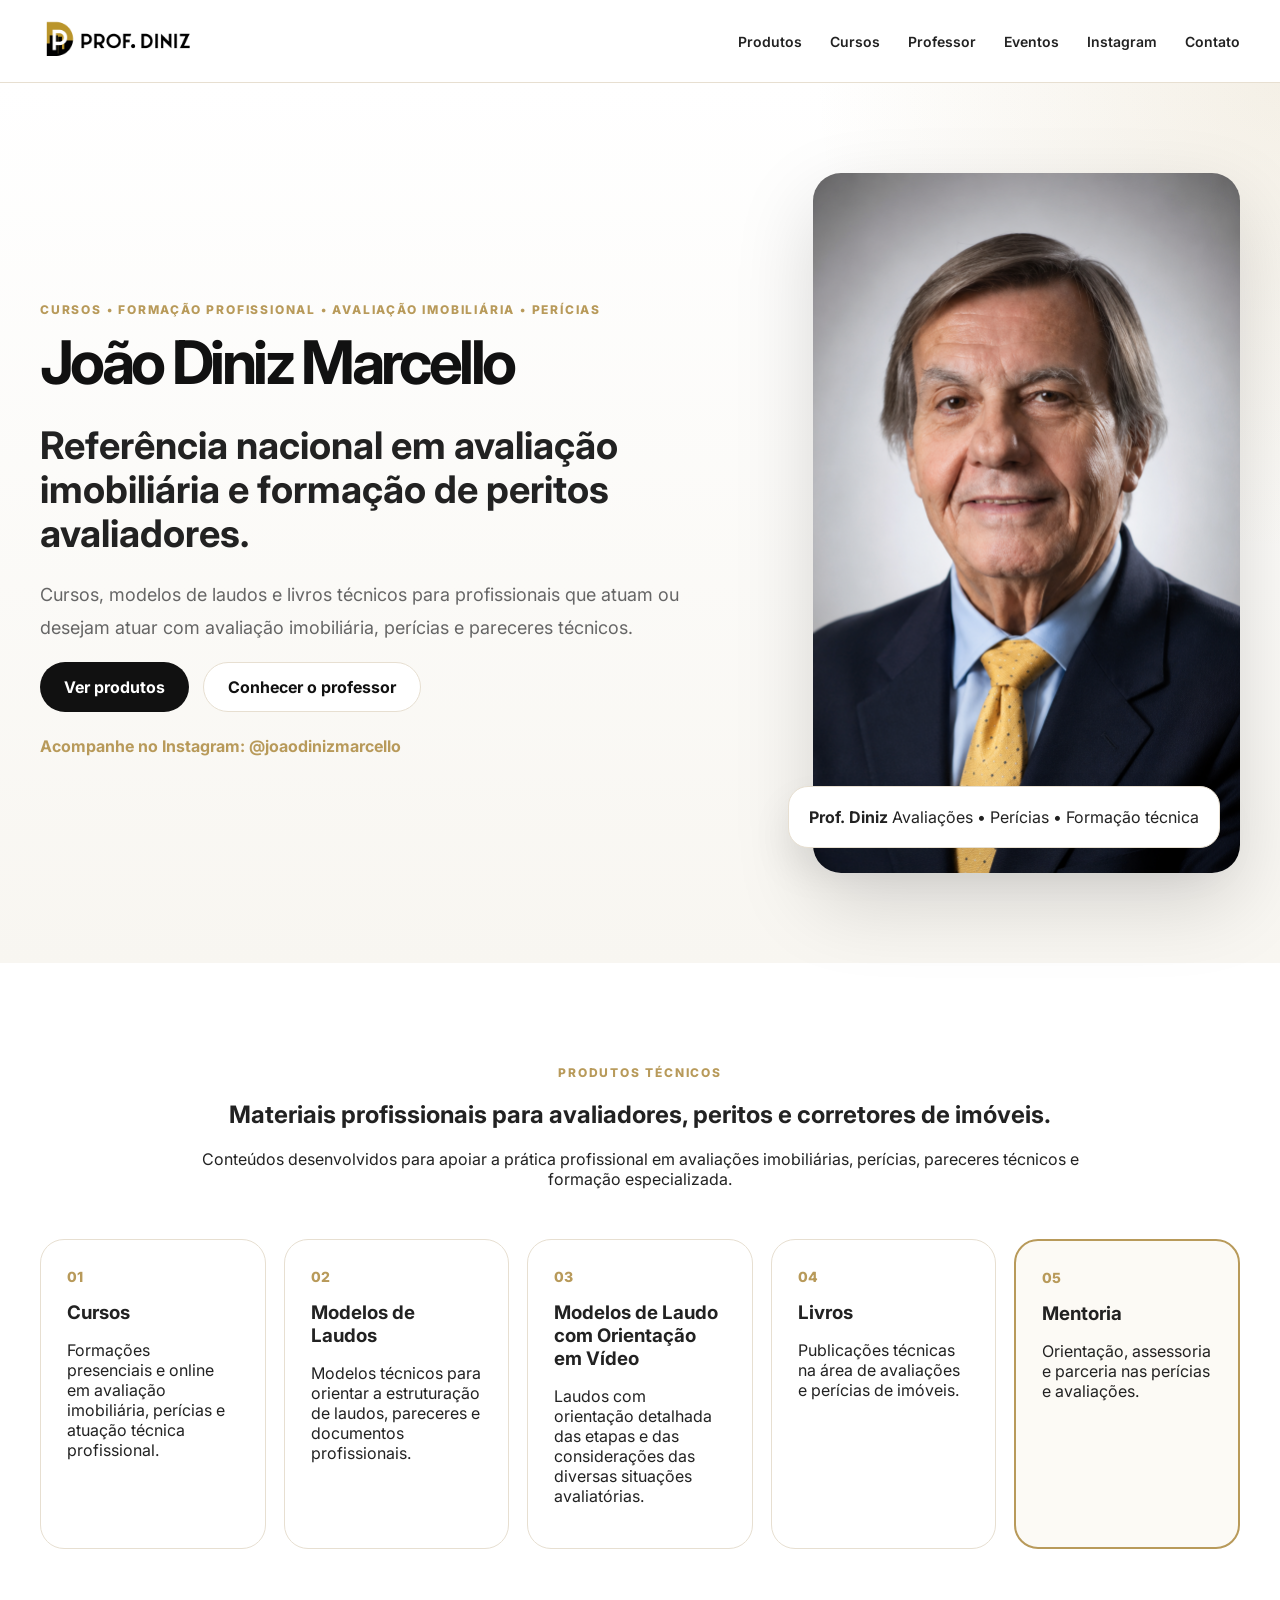
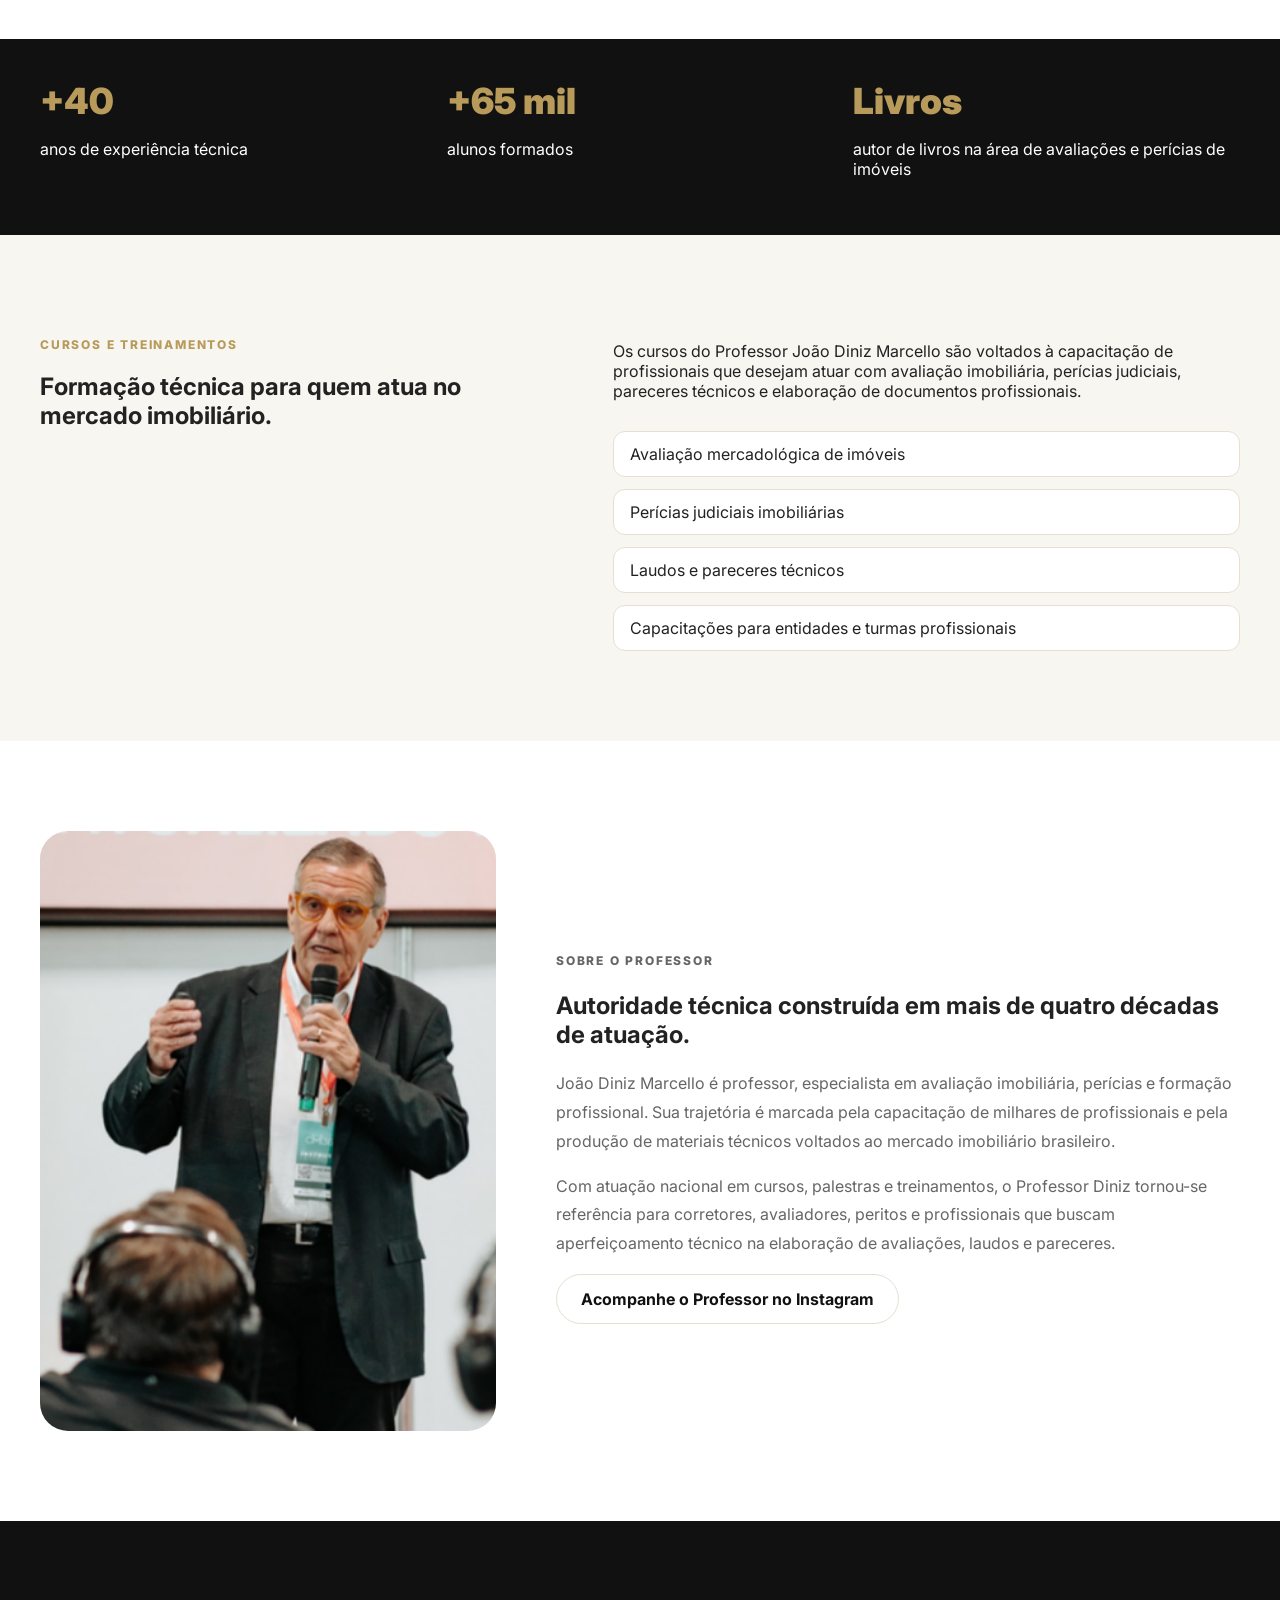
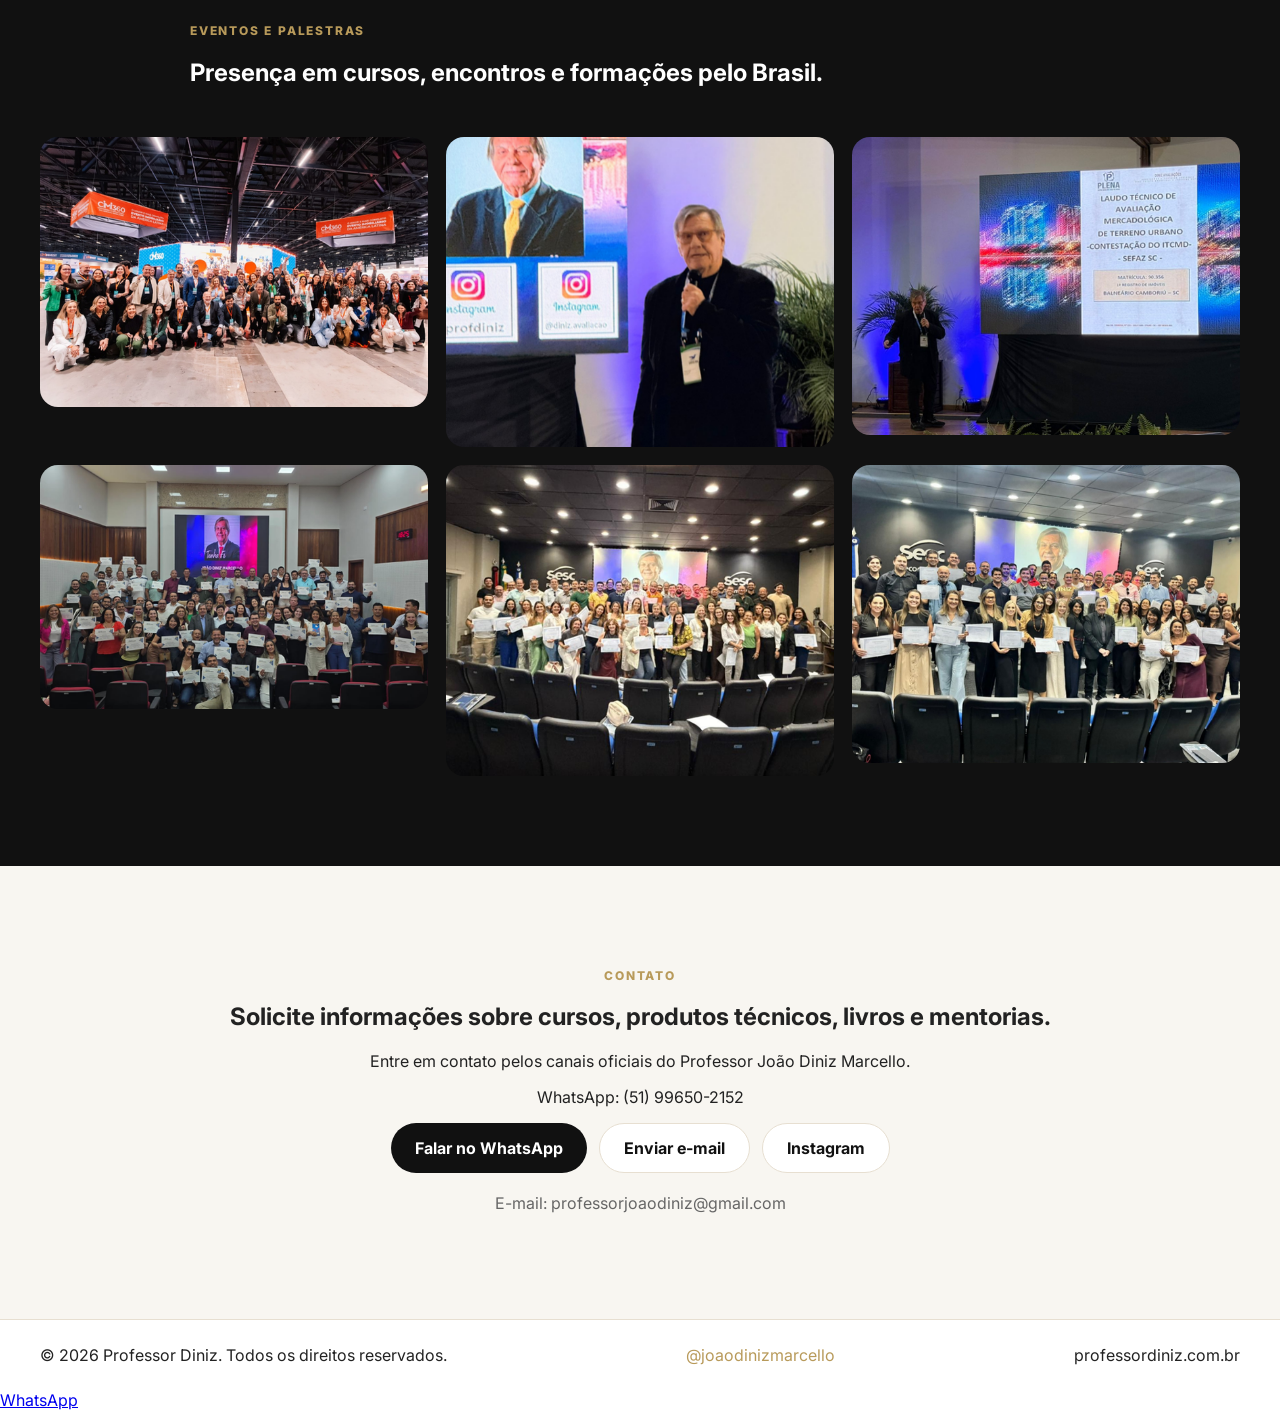
<file: index.html>
<!DOCTYPE html>
<html lang="pt-BR">
<head>
  <meta charset="UTF-8" />
  <meta name="viewport" content="width=device-width, initial-scale=1.0" />

  <title>Professor Diniz | João Diniz Marcello</title>

  <meta
    name="description"
    content="Professor João Diniz Marcello — referência nacional em avaliação imobiliária, formação de peritos avaliadores, cursos, modelos de laudos, livros técnicos e mentoria."
  />

  <link rel="preconnect" href="https://fonts.googleapis.com">
  <link rel="preconnect" href="https://fonts.gstatic.com" crossorigin>

  <link
    href="https://fonts.googleapis.com/css2?family=Inter:wght@400;500;600;700;800;900&display=swap"
    rel="stylesheet"
  >

  <link rel="stylesheet" href="style.css">
</head>

<body>

  <header class="site-header">
    <div class="container nav">

      <a class="brand" href="#inicio">
        <img src="assets/logo-prof-diniz.png" alt="Professor Diniz" class="logo">
      </a>

      <button class="menu-btn" aria-label="Abrir menu" onclick="toggleMenu()">☰</button>

      <nav id="menu">
       <a href="loja.html">Produtos</a>
        <a href="#cursos">Cursos</a>
        <a href="#professor">Professor</a>
        <a href="#eventos">Eventos</a>
        <a href="https://www.instagram.com/joaodinizmarcello/" target="_blank" rel="noopener">Instagram</a>
        <a href="#contato">Contato</a>
      </nav>

    </div>
  </header>

  <main id="inicio">

    <section class="hero">
      <div class="container hero-grid">

        <div class="hero-content">

          <p class="eyebrow">
            Cursos • Formação profissional • Avaliação imobiliária • Perícias
          </p>

          <h1>João Diniz Marcello</h1>

          <h2>
            Referência nacional em avaliação imobiliária e formação de peritos avaliadores.
          </h2>

          <p class="hero-text">
            Cursos, modelos de laudos e livros técnicos para profissionais que atuam ou desejam atuar com avaliação imobiliária, perícias e pareceres técnicos.
          </p>

          <div class="hero-actions">
           <a class="btn primary" href="loja.html">Ver produtos</a>
            <a class="btn secondary" href="#professor">Conhecer o professor</a>
          </div>

          <a class="instagram-link" href="https://www.instagram.com/joaodinizmarcello/" target="_blank" rel="noopener">
            Acompanhe no Instagram: @joaodinizmarcello
          </a>

        </div>

        <div class="hero-card">
          <div class="photo-hero"></div>

          <div class="signature-card">
            <strong>Prof. Diniz</strong>
            <span>Avaliações • Perícias • Formação técnica</span>
          </div>
        </div>

      </div>
    </section>

    <section id="produtos" class="section products-section">
      <div class="container">

        <div class="section-heading center">
          <p class="section-label">Produtos técnicos</p>
          <h2>Materiais profissionais para avaliadores, peritos e corretores de imóveis.</h2>
          <p>
            Conteúdos desenvolvidos para apoiar a prática profissional em avaliações imobiliárias, perícias, pareceres técnicos e formação especializada.
          </p>
        </div>

        <div class="products-grid">

          <article class="product-card">
            <span class="product-number">01</span>
            <h3>Cursos</h3>
            <p>Formações presenciais e online em avaliação imobiliária, perícias e atuação técnica profissional.</p>
          </article>

          <article class="product-card">
            <span class="product-number">02</span>
            <h3>Modelos de Laudos</h3>
            <p>Modelos técnicos para orientar a estruturação de laudos, pareceres e documentos profissionais.</p>
          </article>

          <article class="product-card">
            <span class="product-number">03</span>
            <h3>Modelos de Laudo com Orientação em Vídeo</h3>
            <p>Laudos com orientação detalhada das etapas e das considerações das diversas situações avaliatórias.</p>
          </article>

          <article class="product-card">
            <span class="product-number">04</span>
            <h3>Livros</h3>
            <p>Publicações técnicas na área de avaliações e perícias de imóveis.</p>
          </article>

          <article class="product-card featured-product">
            <span class="product-number">05</span>
            <h3>Mentoria</h3>
            <p>Orientação, assessoria e parceria nas perícias e avaliações.</p>
          </article>

        </div>

      </div>
    </section>

    <section class="authority">
      <div class="container authority-grid">

        <div>
          <span class="number">+40</span>
          <p>anos de experiência técnica</p>
        </div>

        <div>
          <span class="number">+65 mil</span>
          <p>alunos formados</p>
        </div>

        <div>
          <span class="number">Livros</span>
          <p>autor de livros na área de avaliações e perícias de imóveis</p>
        </div>

      </div>
    </section>

    <section id="cursos" class="section light">
      <div class="container split">

        <div>
          <p class="section-label">Cursos e treinamentos</p>
          <h2>Formação técnica para quem atua no mercado imobiliário.</h2>
        </div>

        <div class="text-block">
          <p>
            Os cursos do Professor João Diniz Marcello são voltados à capacitação de profissionais que desejam atuar com avaliação imobiliária, perícias judiciais, pareceres técnicos e elaboração de documentos profissionais.
          </p>

          <div class="feature-list">
            <span>Avaliação mercadológica de imóveis</span>
            <span>Perícias judiciais imobiliárias</span>
            <span>Laudos e pareceres técnicos</span>
            <span>Capacitações para entidades e turmas profissionais</span>
          </div>
        </div>

      </div>
    </section>

    <section id="professor" class="section">
      <div class="container about-grid">

        <div class="about-photo"></div>

        <div class="about-content">
          <p class="section-label">Sobre o professor</p>

          <h2>Autoridade técnica construída em mais de quatro décadas de atuação.</h2>

          <p>
            João Diniz Marcello é professor, especialista em avaliação imobiliária, perícias e formação profissional. Sua trajetória é marcada pela capacitação de milhares de profissionais e pela produção de materiais técnicos voltados ao mercado imobiliário brasileiro.
          </p>

          <p>
            Com atuação nacional em cursos, palestras e treinamentos, o Professor Diniz tornou-se referência para corretores, avaliadores, peritos e profissionais que buscam aperfeiçoamento técnico na elaboração de avaliações, laudos e pareceres.
          </p>

          <a class="btn secondary" href="https://www.instagram.com/joaodinizmarcello/" target="_blank" rel="noopener">
            Acompanhe o Professor no Instagram
          </a>
        </div>

      </div>
    </section>

    <section id="eventos" class="section dark">
      <div class="container">

        <div class="section-heading">
          <p class="section-label gold">Eventos e palestras</p>
          <h2>Presença em cursos, encontros e formações pelo Brasil.</h2>
        </div>

        <div class="event-gallery">
          <img src="assets/2.png" alt="Evento com o Professor Diniz">
          <img src="assets/4.png" alt="Palestra do Professor Diniz">
          <img src="assets/5.png" alt="Apresentação técnica do Professor Diniz">
          <img src="assets/6.png" alt="Curso com alunos do Professor Diniz">
          <img src="assets/7.png" alt="Turma de curso do Professor Diniz">
          <img src="assets/8.png" alt="Evento institucional do Professor Diniz">
        </div>

      </div>
    </section>

    <section id="contato" class="section contact">
      <div class="container contact-box">

        <p class="section-label">Contato</p>

        <h2>Solicite informações sobre cursos, produtos técnicos, livros e mentorias.</h2>

        <p>
          Entre em contato pelos canais oficiais do Professor João Diniz Marcello.
        </p>

        <p>
          WhatsApp: (51) 99650-2152
        </p>

        <div class="contact-actions">
          <a
            class="btn primary"
            href="https://wa.me/5551996502152?text=Olá%20Professor%20Diniz.%20Gostaria%20de%20mais%20informações%20sobre%20cursos%20e%20produtos%20técnicos."
            target="_blank"
            rel="noopener"
          >
            Falar no WhatsApp
          </a>

          <a
            class="btn secondary"
            href="mailto:professorjoaodiniz@gmail.com"
          >
            Enviar e-mail
          </a>

          <a
            class="btn secondary"
            href="https://www.instagram.com/joaodinizmarcello/"
            target="_blank"
            rel="noopener"
          >
            Instagram
          </a>
        </div>

        <p class="email-note">
          E-mail: professorjoaodiniz@gmail.com
        </p>

      </div>
    </section>

  </main>

  <footer>
    <div class="container footer-content">
      <span>© 2026 Professor Diniz. Todos os direitos reservados.</span>

      <a href="https://www.instagram.com/joaodinizmarcello/" target="_blank" rel="noopener">
        @joaodinizmarcello
      </a>

      <span>professordiniz.com.br</span>
    </div>
  </footer>

  <a
    href="https://wa.me/5551996502152?text=Olá%20Professor%20Diniz.%20Gostaria%20de%20mais%20informações."
    class="whatsapp-float"
    target="_blank"
    rel="noopener"
  >
    WhatsApp
  </a>

  <script src="script.js"></script>

</body>
</html>
</file>
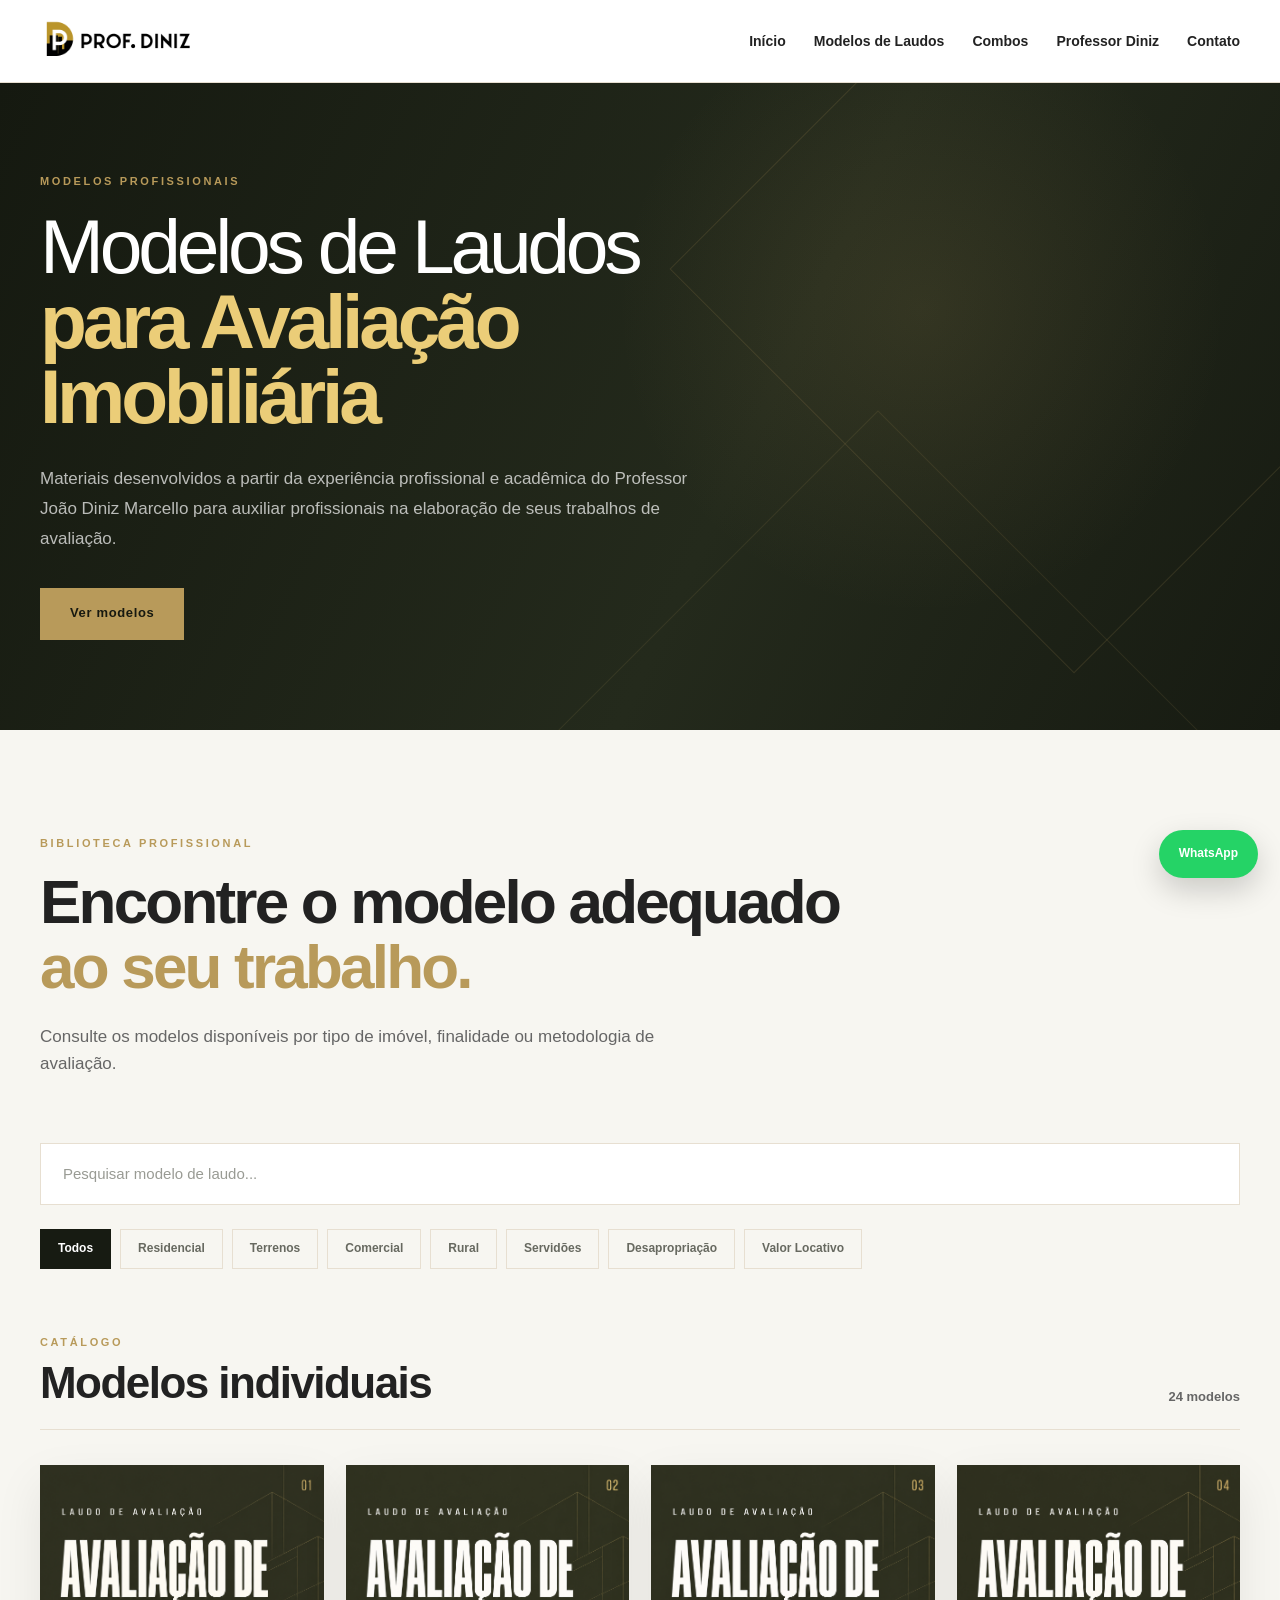
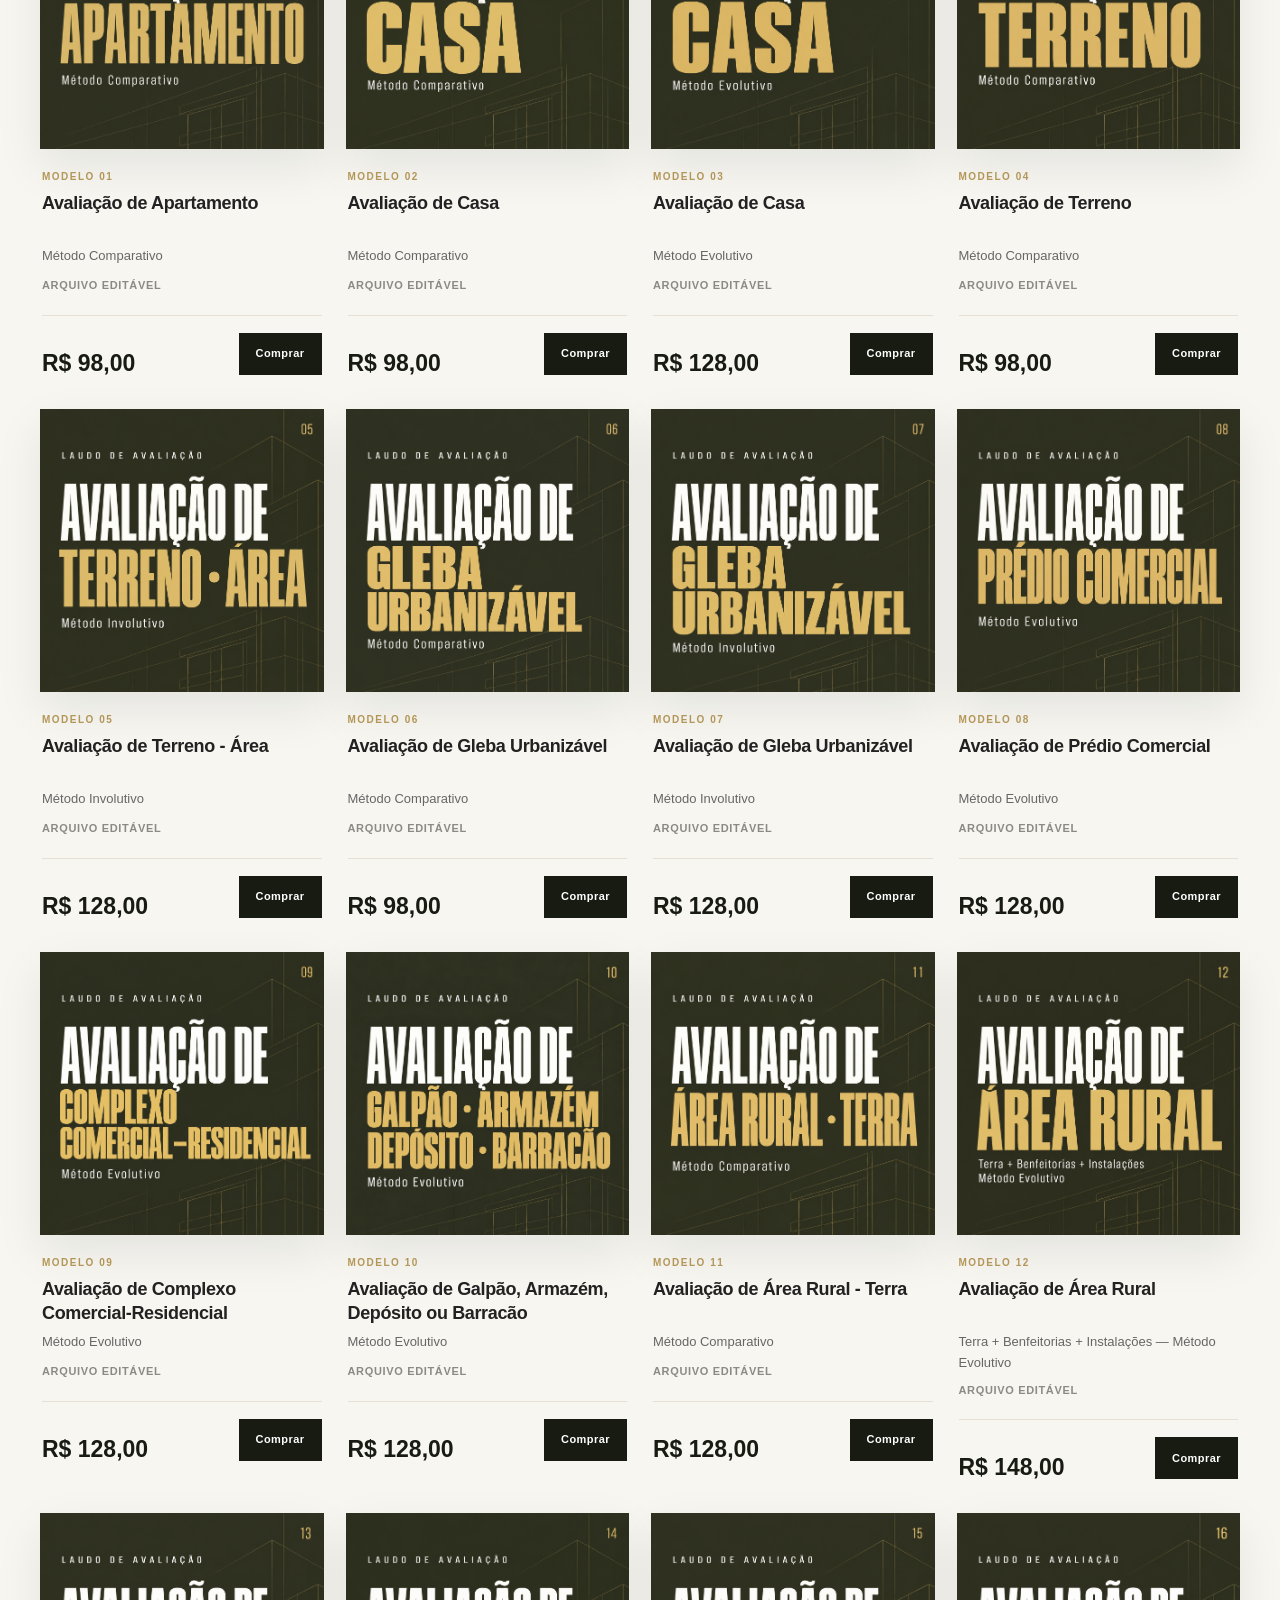
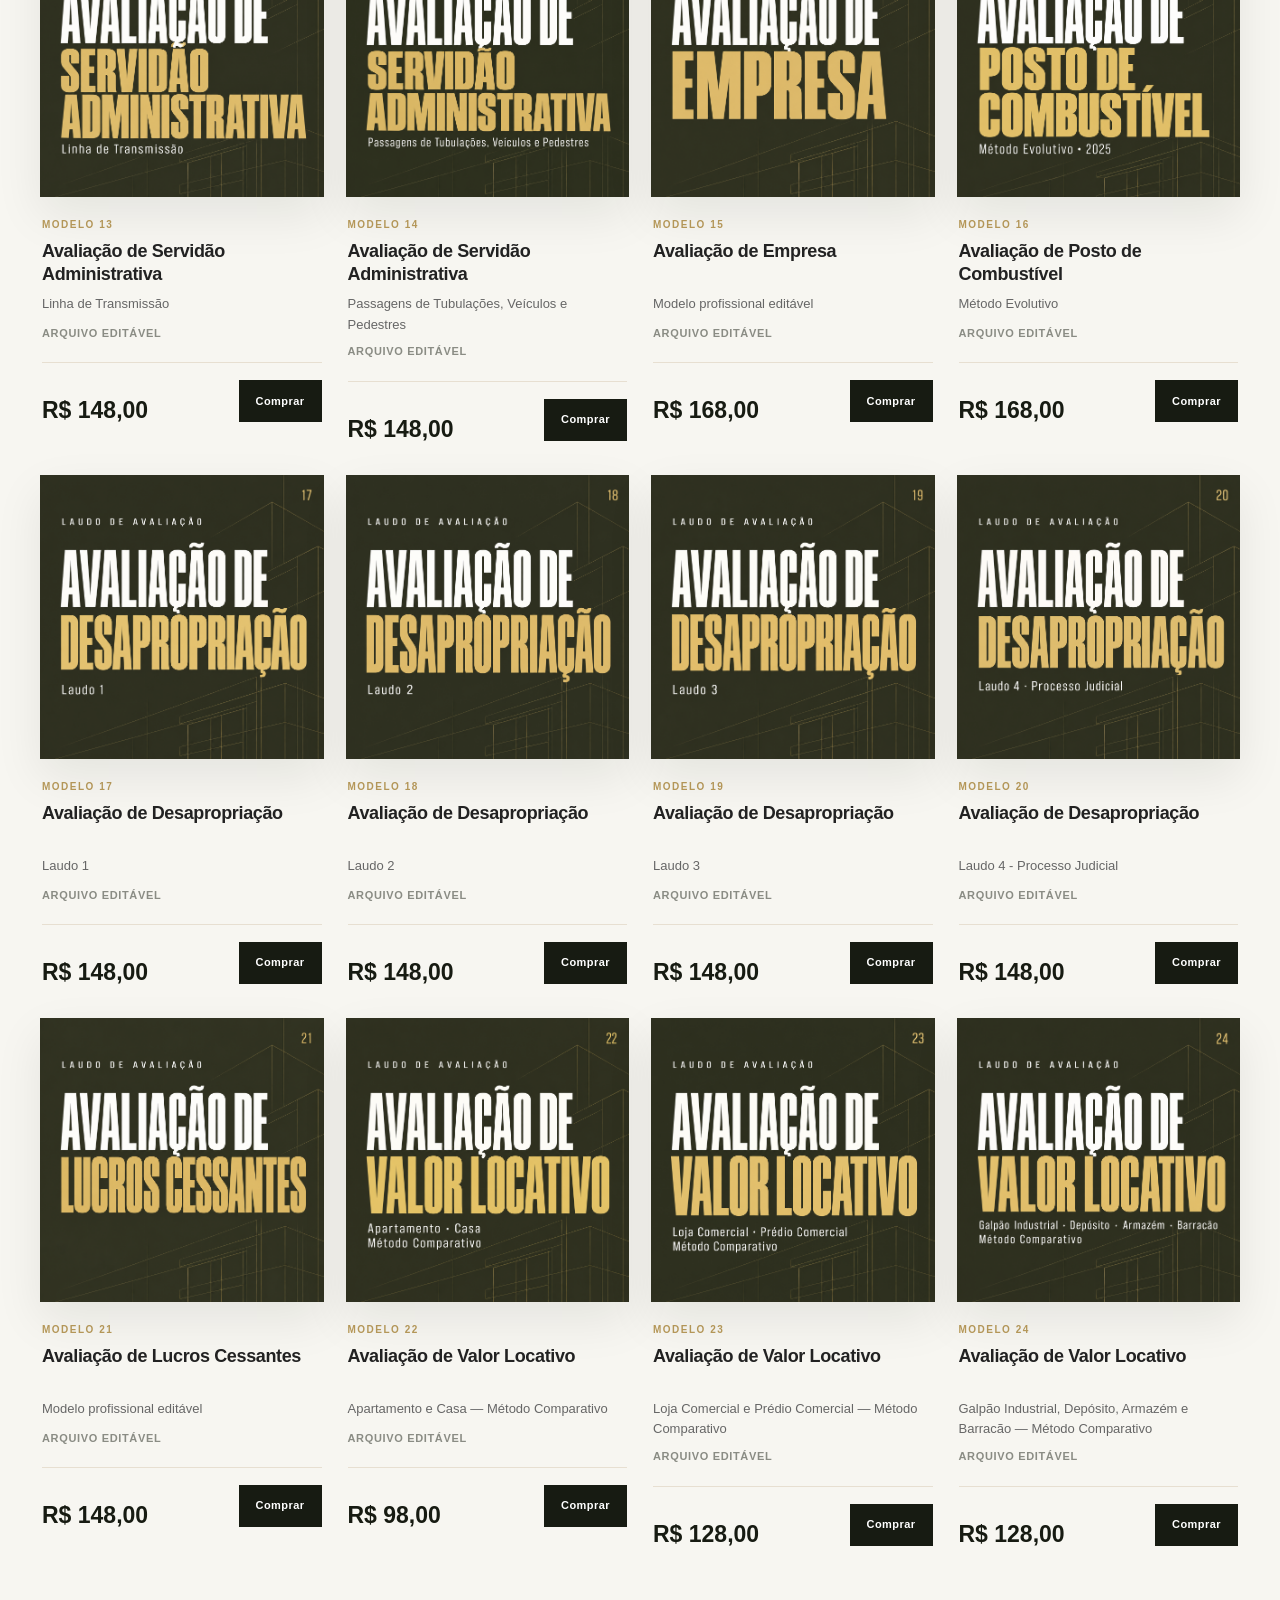
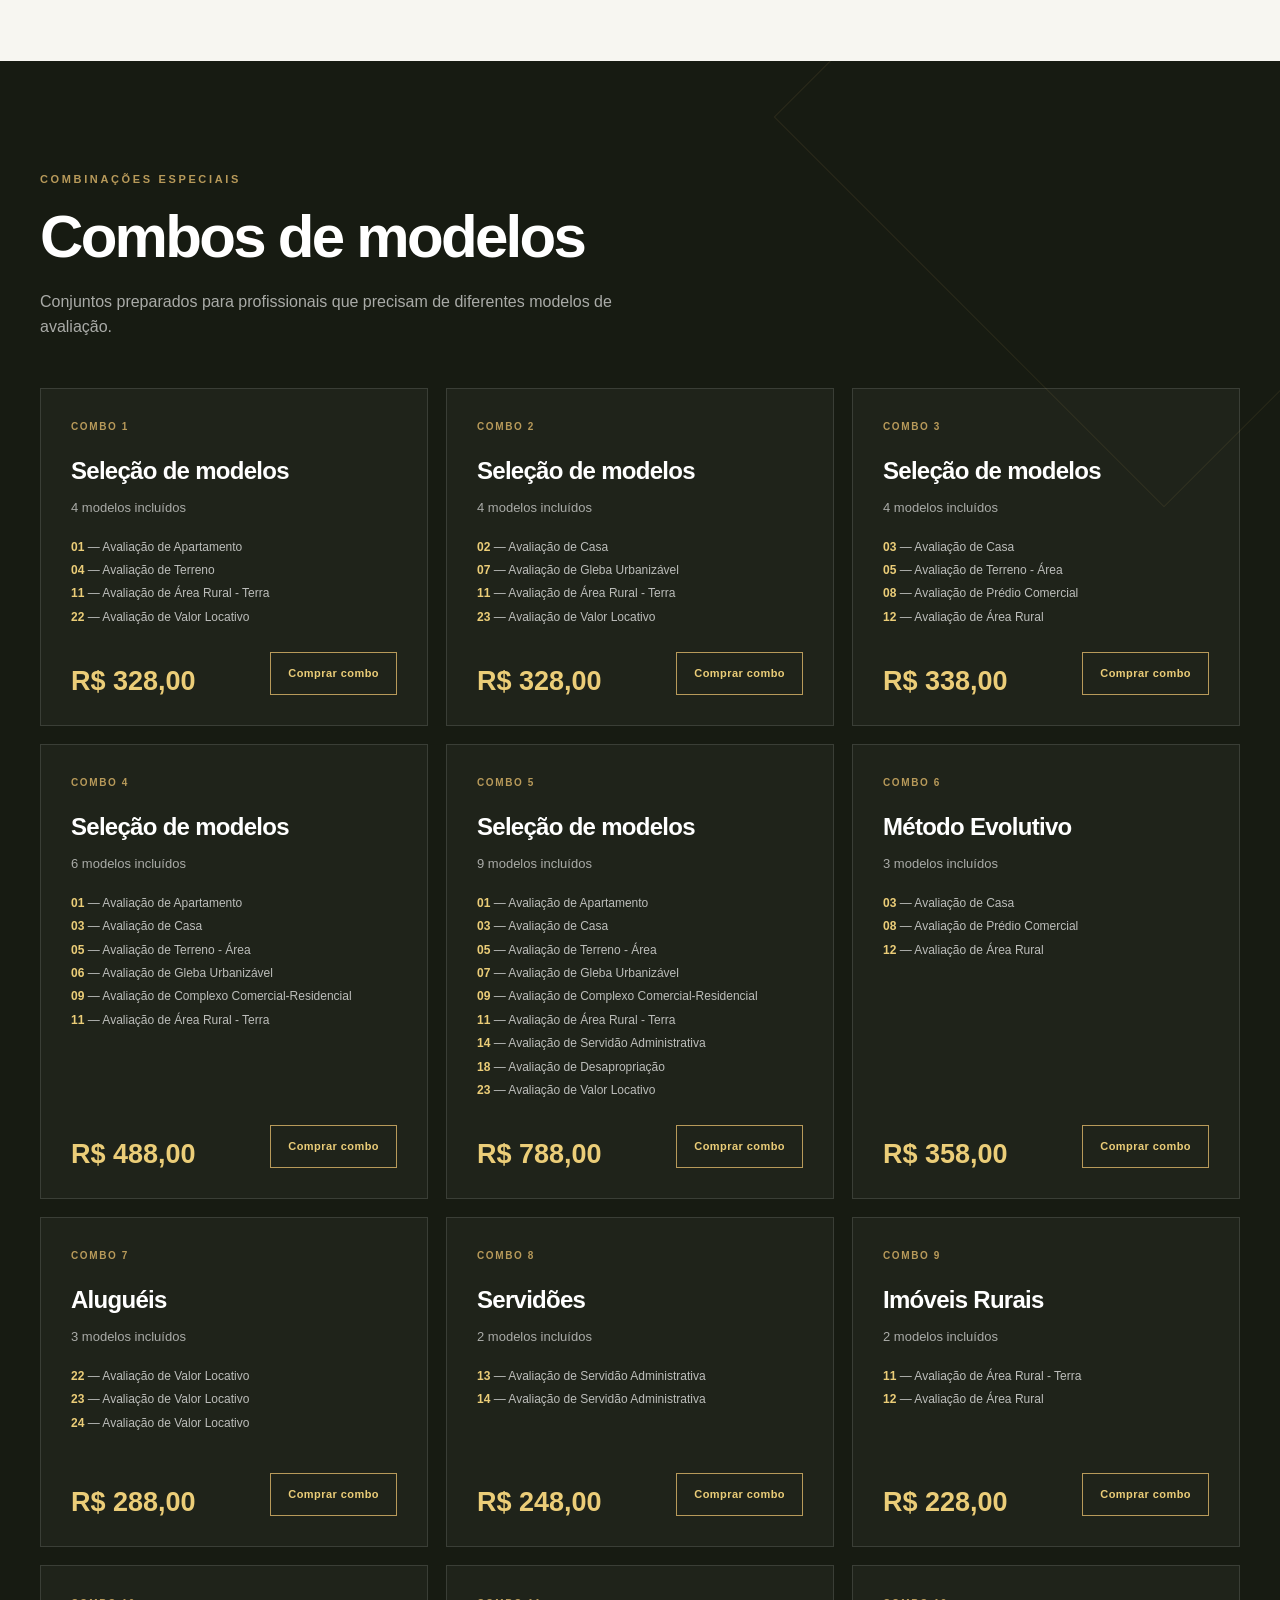
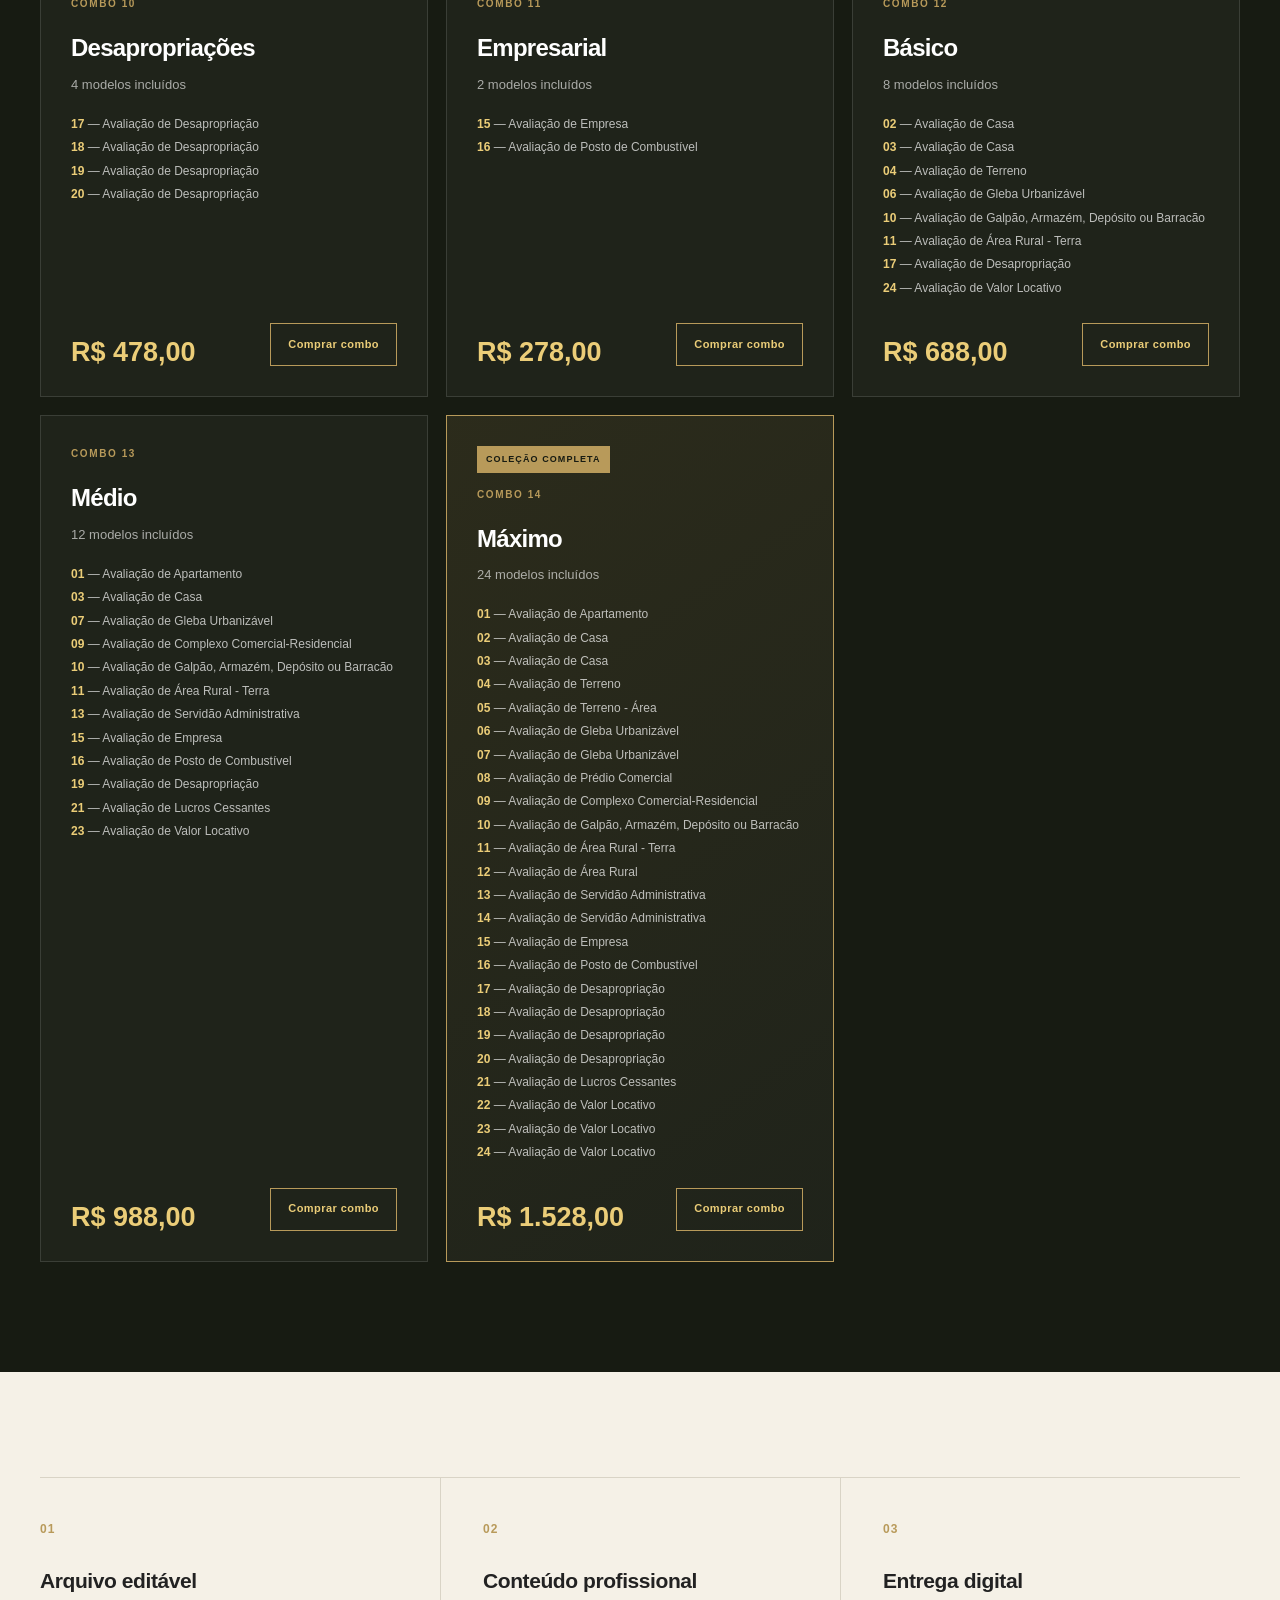
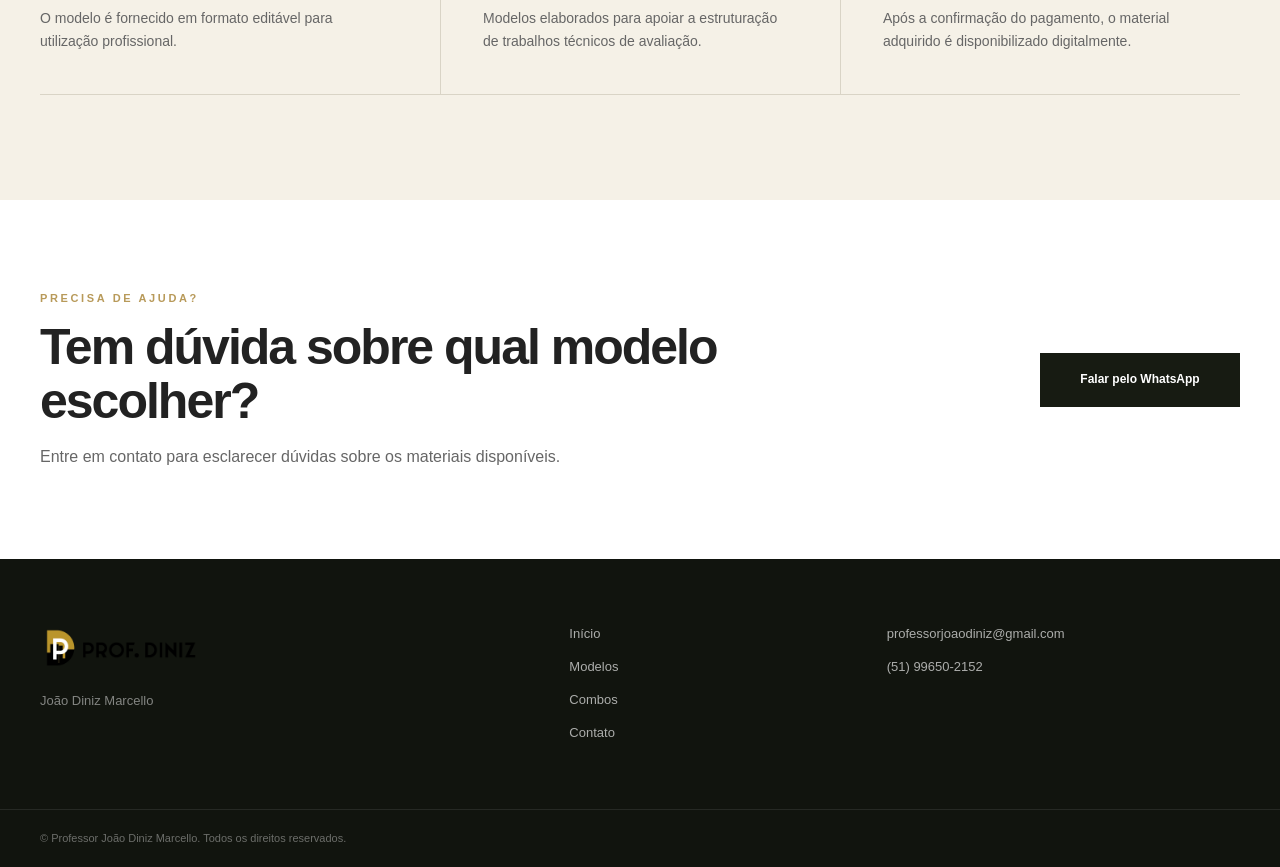
<file: loja.html>
<!DOCTYPE html>
<html lang="pt-BR">
<head>
  <meta charset="UTF-8">

  <meta
    name="viewport"
    content="width=device-width, initial-scale=1.0"
  >

  <meta
    name="description"
    content="Modelos profissionais de laudos de avaliação imobiliária desenvolvidos pelo Professor João Diniz Marcello."
  >

  <title>Modelos de Laudos | Professor Diniz</title>

  <link rel="stylesheet" href="loja.css">
</head>

<body>

  <!-- =========================
       HEADER
  ========================== -->

  <header class="site-header">

    <div class="header-container">

      <a href="index.html" class="brand">
        <img
          src="assets/logo-prof-diniz.png"
          alt="Professor Diniz"
        >
      </a>

      <button
        class="menu-toggle"
        type="button"
        aria-label="Abrir menu"
        aria-expanded="false"
        onclick="toggleMenu()"
      >
        <span></span>
        <span></span>
        <span></span>
      </button>

      <nav id="menu" class="main-nav">
        <a href="index.html">Início</a>
        <a href="#modelos">Modelos de Laudos</a>
        <a href="#combos">Combos</a>
        <a href="index.html#sobre">Professor Diniz</a>
        <a href="index.html#contato">Contato</a>
      </nav>

    </div>

  </header>


  <main>

    <!-- =========================
         HERO DA LOJA
    ========================== -->

    <section class="store-hero">

      <div class="store-hero-content">

        <span class="eyebrow">
          MODELOS PROFISSIONAIS
        </span>

        <h1>
          Modelos de Laudos
          <strong>para Avaliação Imobiliária</strong>
        </h1>

        <p>
          Materiais desenvolvidos a partir da experiência profissional
          e acadêmica do Professor João Diniz Marcello para auxiliar
          profissionais na elaboração de seus trabalhos de avaliação.
        </p>

        <a href="#modelos" class="hero-button">
          Ver modelos
        </a>

      </div>

    </section>


    <!-- =========================
         INTRODUÇÃO
    ========================== -->

    <section class="store-intro">

      <div class="section-container">

        <span class="section-label">
          BIBLIOTECA PROFISSIONAL
        </span>

        <h2>
          Encontre o modelo adequado
          <span>ao seu trabalho.</span>
        </h2>

        <p>
          Consulte os modelos disponíveis por tipo de imóvel,
          finalidade ou metodologia de avaliação.
        </p>

      </div>

    </section>


    <!-- =========================
         PESQUISA E FILTROS
    ========================== -->

    <section class="catalog-controls" id="modelos">

      <div class="section-container">

        <div class="search-box">

          <label for="product-search" class="sr-only">
            Pesquisar modelo de laudo
          </label>

          <input
            type="search"
            id="product-search"
            placeholder="Pesquisar modelo de laudo..."
            autocomplete="off"
          >

        </div>


        <div class="filters" aria-label="Categorias de laudos">

          <button
            class="filter-button active"
            type="button"
            data-filter="todos"
          >
            Todos
          </button>

          <button
            class="filter-button"
            type="button"
            data-filter="residencial"
          >
            Residencial
          </button>

          <button
            class="filter-button"
            type="button"
            data-filter="terreno"
          >
            Terrenos
          </button>

          <button
            class="filter-button"
            type="button"
            data-filter="comercial"
          >
            Comercial
          </button>

          <button
            class="filter-button"
            type="button"
            data-filter="rural"
          >
            Rural
          </button>

          <button
            class="filter-button"
            type="button"
            data-filter="servidao"
          >
            Servidões
          </button>

          <button
            class="filter-button"
            type="button"
            data-filter="desapropriacao"
          >
            Desapropriação
          </button>

          <button
            class="filter-button"
            type="button"
            data-filter="locacao"
          >
            Valor Locativo
          </button>

        </div>

      </div>

    </section>


    <!-- =========================
         CATÁLOGO
         Os produtos serão
         carregados pelo loja.js
    ========================== -->

    <section class="catalog-section">

      <div class="section-container">

        <div class="catalog-heading">

          <div>
            <span class="section-label">
              CATÁLOGO
            </span>

            <h2>
              Modelos individuais
            </h2>
          </div>

          <span
            id="product-count"
            class="product-count"
          >
            24 modelos
          </span>

        </div>


        <div
          id="products-grid"
          class="products-grid"
        >
          <!--
            Os 24 produtos serão inseridos
            automaticamente pelo loja.js.
          -->
        </div>


        <div
          id="no-results"
          class="no-results"
          hidden
        >
          <h3>Nenhum modelo encontrado.</h3>

          <p>
            Tente pesquisar por outro termo
            ou selecionar outra categoria.
          </p>
        </div>

      </div>

    </section>


    <!-- =========================
         COMBOS
    ========================== -->

    <section class="combos-section" id="combos">

      <div class="section-container">

        <div class="combos-heading">

          <span class="section-label">
            COMBINAÇÕES ESPECIAIS
          </span>

          <h2>
            Combos de modelos
          </h2>

          <p>
            Conjuntos preparados para profissionais que
            precisam de diferentes modelos de avaliação.
          </p>

        </div>


        <div
          id="combos-grid"
          class="combos-grid"
        >
          <!--
            Os 14 combos serão inseridos
            automaticamente pelo loja.js.
          -->
        </div>

      </div>

    </section>


    <!-- =========================
         INFORMAÇÕES
    ========================== -->

    <section class="store-info">

      <div class="section-container">

        <div class="info-grid">

          <article class="info-item">
            <span class="info-number">01</span>

            <h3>Arquivo editável</h3>

            <p>
              O modelo é fornecido em formato editável
              para utilização profissional.
            </p>
          </article>


          <article class="info-item">
            <span class="info-number">02</span>

            <h3>Conteúdo profissional</h3>

            <p>
              Modelos elaborados para apoiar a estruturação
              de trabalhos técnicos de avaliação.
            </p>
          </article>


          <article class="info-item">
            <span class="info-number">03</span>

            <h3>Entrega digital</h3>

            <p>
              Após a confirmação do pagamento,
              o material adquirido é disponibilizado digitalmente.
            </p>
          </article>

        </div>

      </div>

    </section>


    <!-- =========================
         SUPORTE
    ========================== -->

    <section class="support-section">

      <div class="section-container support-content">

        <div>

          <span class="section-label">
            PRECISA DE AJUDA?
          </span>

          <h2>
            Tem dúvida sobre qual modelo escolher?
          </h2>

          <p>
            Entre em contato para esclarecer dúvidas
            sobre os materiais disponíveis.
          </p>

        </div>


        <a
          href="https://wa.me/5551996502152"
          target="_blank"
          rel="noopener noreferrer"
          class="support-button"
        >
          Falar pelo WhatsApp
        </a>

      </div>

    </section>

  </main>


  <!-- =========================
       FOOTER
  ========================== -->

  <footer class="site-footer">

    <div class="section-container footer-content">

      <div class="footer-brand">

        <img
          src="assets/logo-prof-diniz.png"
          alt="Professor Diniz"
        >

        <p>
          João Diniz Marcello
        </p>

      </div>


      <div class="footer-links">

        <a href="index.html">
          Início
        </a>

        <a href="#modelos">
          Modelos
        </a>

        <a href="#combos">
          Combos
        </a>

        <a href="index.html#contato">
          Contato
        </a>

      </div>


      <div class="footer-contact">

        <a href="mailto:professorjoaodiniz@gmail.com">
          professorjoaodiniz@gmail.com
        </a>

        <a
          href="https://wa.me/5551996502152"
          target="_blank"
          rel="noopener noreferrer"
        >
          (51) 99650-2152
        </a>

      </div>

    </div>


    <div class="footer-bottom">

      <div class="section-container">

        <p>
          © Professor João Diniz Marcello.
          Todos os direitos reservados.
        </p>

      </div>

    </div>

  </footer>


  <!-- =========================
       WHATSAPP FLUTUANTE
  ========================== -->

  <a
    href="https://wa.me/5551996502152"
    target="_blank"
    rel="noopener noreferrer"
    class="whatsapp-float"
    aria-label="Falar pelo WhatsApp"
  >
    <span>WhatsApp</span>
  </a>


  <script src="loja.js"></script>

</body>
</html>
</file>
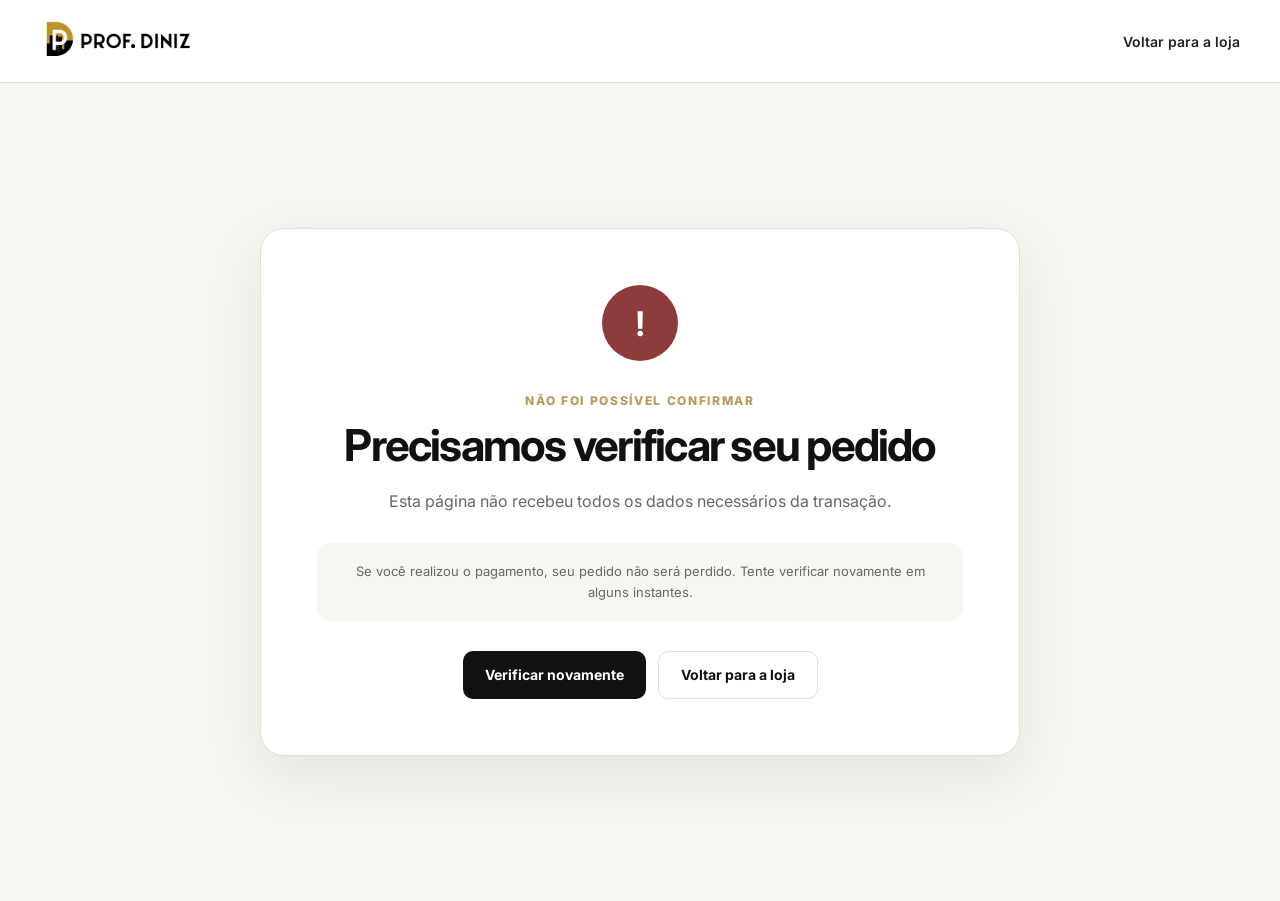
<file: pedido.html>
<!DOCTYPE html>
<html lang="pt-BR">

<head>

  <meta charset="UTF-8">

  <meta
    name="viewport"
    content="width=device-width, initial-scale=1.0"
  >

  <title>
    Confirmação do Pedido | Professor Diniz
  </title>

  <meta
    name="description"
    content="Confirmação de pagamento e entrega dos materiais da loja Professor Diniz."
  >

  <link
    rel="preconnect"
    href="https://fonts.googleapis.com"
  >

  <link
    rel="preconnect"
    href="https://fonts.gstatic.com"
    crossorigin
  >

  <link
    href="https://fonts.googleapis.com/css2?family=Inter:wght@400;500;600;700;800&display=swap"
    rel="stylesheet"
  >

  <style>

    * {
      box-sizing: border-box;
    }

    :root {
      --black: #111111;
      --gold: #b89a5a;
      --white: #ffffff;
      --light: #f8f6f1;
      --text: #222222;
      --muted: #666666;
      --border: #e7dfd1;
      --green: #2f2f23;
      --success: #376447;
      --warning: #8a6d2f;
      --error: #8d3b3b;
    }

    html {
      scroll-behavior: smooth;
    }

    body {
      margin: 0;
      min-height: 100vh;
      font-family: "Inter", sans-serif;
      color: var(--text);
      background: var(--light);
    }


    /* ========================================================
       CABEÇALHO
       ======================================================== */

    .site-header {
      background: rgba(255,255,255,.96);
      border-bottom: 1px solid var(--border);
    }

    .header-container {
      width: min(1200px, calc(100% - 40px));
      height: 82px;
      margin: auto;
      display: flex;
      align-items: center;
      justify-content: space-between;
    }

    .brand {
      display: flex;
      align-items: center;
      text-decoration: none;
    }

    .brand img {
      display: block;
      height: 50px;
      width: auto;
    }

    .voltar {
      text-decoration: none;
      color: var(--text);
      font-size: 14px;
      font-weight: 600;
      transition: color .2s ease;
    }

    .voltar:hover {
      color: var(--gold);
    }


    /* ========================================================
       CONTEÚDO
       ======================================================== */

    main {
      min-height: calc(100vh - 82px);
      display: flex;
      align-items: center;
      justify-content: center;
      padding: 60px 20px;
    }

    .pedido-card {
      width: min(760px, 100%);
      background: var(--white);
      border: 1px solid var(--border);
      border-radius: 24px;
      padding: 56px;
      text-align: center;
      box-shadow: 0 20px 60px rgba(17,17,17,.08);
    }


    /* ========================================================
       ÍCONE DE STATUS
       ======================================================== */

    .status-icon {
      width: 76px;
      height: 76px;
      margin: 0 auto 28px;
      border-radius: 50%;
      display: flex;
      align-items: center;
      justify-content: center;
      background: var(--green);
      color: white;
      font-size: 34px;
      font-weight: 700;
    }

    .status-icon.sucesso {
      background: var(--success);
    }

    .status-icon.erro {
      background: var(--error);
    }

    .status-icon.aguardando {
      background: var(--warning);
    }

    .spinner {
      width: 30px;
      height: 30px;
      border-radius: 50%;
      border: 3px solid rgba(255,255,255,.25);
      border-top-color: var(--gold);
      animation: girar .8s linear infinite;
    }

    @keyframes girar {
      to {
        transform: rotate(360deg);
      }
    }


    /* ========================================================
       TEXTOS
       ======================================================== */

    .eyebrow {
      display: inline-block;
      margin-bottom: 14px;
      color: var(--gold);
      font-size: 12px;
      font-weight: 800;
      letter-spacing: .14em;
      text-transform: uppercase;
    }

    h1 {
      margin: 0 0 18px;
      color: var(--black);
      font-size: clamp(30px, 5vw, 44px);
      line-height: 1.08;
      letter-spacing: -.04em;
    }

    .descricao {
      max-width: 560px;
      margin: 0 auto 28px;
      color: var(--muted);
      font-size: 16px;
      line-height: 1.7;
    }


    /* ========================================================
       INFORMAÇÕES DO PEDIDO
       ======================================================== */

    .pedido-info {
      display: none;
      margin-top: 28px;
      padding: 22px;
      background: var(--light);
      border-radius: 14px;
      text-align: left;
    }

    .pedido-info.visivel {
      display: block;
    }

    .linha-info {
      padding: 10px 0;
      border-bottom: 1px solid var(--border);
    }

    .linha-info:last-child {
      border-bottom: 0;
    }

    .pedido-label {
      display: block;
      margin-bottom: 5px;
      color: var(--muted);
      font-size: 11px;
      font-weight: 700;
      text-transform: uppercase;
      letter-spacing: .08em;
    }

    .pedido-valor {
      display: block;
      color: var(--black);
      font-size: 14px;
      font-weight: 700;
      word-break: break-word;
    }


    /* ========================================================
       ARQUIVOS
       ======================================================== */

    .arquivos-area {
      display: none;
      margin-top: 32px;
      text-align: left;
    }

    .arquivos-area.visivel {
      display: block;
    }

    .arquivos-cabecalho {
      margin-bottom: 18px;
    }

    .arquivos-titulo {
      margin: 0 0 8px;
      color: var(--black);
      font-size: 20px;
      font-weight: 800;
      letter-spacing: -.02em;
    }

    .arquivos-descricao {
      margin: 0;
      color: var(--muted);
      font-size: 14px;
      line-height: 1.6;
    }

    .arquivos-lista {
      display: flex;
      flex-direction: column;
      gap: 10px;
    }

    .arquivo-item {
      display: flex;
      align-items: center;
      justify-content: space-between;
      gap: 20px;
      padding: 16px 18px;
      border: 1px solid var(--border);
      border-radius: 12px;
      background: var(--white);
    }

    .arquivo-info {
      min-width: 0;
    }

    .arquivo-codigo {
      display: block;
      margin-bottom: 5px;
      color: var(--gold);
      font-size: 11px;
      font-weight: 800;
      letter-spacing: .08em;
      text-transform: uppercase;
    }

    .arquivo-nome {
      display: block;
      color: var(--black);
      font-size: 14px;
      line-height: 1.45;
      font-weight: 700;
    }

    .btn-download {
      flex: 0 0 auto;
      display: inline-flex;
      min-height: 42px;
      padding: 0 18px;
      align-items: center;
      justify-content: center;
      border: 0;
      border-radius: 9px;
      background: var(--green);
      color: var(--white);
      text-decoration: none;
      font-family: inherit;
      font-size: 13px;
      font-weight: 700;
      cursor: pointer;
      transition:
        transform .2s ease,
        opacity .2s ease;
    }

    .btn-download:hover {
      transform: translateY(-1px);
    }

    .btn-download:focus-visible {
      outline: 3px solid rgba(184,154,90,.35);
      outline-offset: 2px;
    }

    .arquivos-carregando {
      padding: 20px;
      border-radius: 12px;
      background: var(--light);
      color: var(--muted);
      font-size: 14px;
      line-height: 1.6;
      text-align: center;
    }

    .arquivos-erro {
      padding: 18px 20px;
      border: 1px solid rgba(141,59,59,.18);
      border-radius: 12px;
      background: rgba(141,59,59,.05);
      color: var(--error);
      font-size: 13px;
      line-height: 1.6;
      text-align: center;
    }


    /* ========================================================
       AVISO
       ======================================================== */

    .aviso {
      margin-top: 28px;
      padding: 18px 20px;
      background: var(--light);
      border-radius: 14px;
      color: var(--muted);
      font-size: 13px;
      line-height: 1.6;
    }


    /* ========================================================
       BOTÕES
       ======================================================== */

    .acoes {
      margin-top: 30px;
      display: flex;
      gap: 12px;
      justify-content: center;
      flex-wrap: wrap;
    }

    .btn {
      display: inline-flex;
      min-height: 48px;
      padding: 0 22px;
      align-items: center;
      justify-content: center;
      border: 0;
      border-radius: 10px;
      text-decoration: none;
      font-family: inherit;
      font-size: 14px;
      font-weight: 700;
      cursor: pointer;
      transition: transform .2s ease;
    }

    .btn:hover {
      transform: translateY(-1px);
    }

    .btn-primary {
      background: var(--black);
      color: var(--white);
    }

    .btn-secondary {
      border: 1px solid var(--border);
      color: var(--black);
      background: var(--white);
    }

    .oculto {
      display: none !important;
    }


    /* ========================================================
       RESPONSIVO
       ======================================================== */

    @media (max-width: 700px) {

      .header-container {
        height: 74px;
      }

      .brand img {
        height: 42px;
      }

      main {
        min-height: calc(100vh - 74px);
        padding: 30px 16px;
      }

      .pedido-card {
        padding: 40px 24px;
        border-radius: 20px;
      }

      .descricao {
        font-size: 15px;
      }

      .arquivo-item {
        align-items: stretch;
        flex-direction: column;
        gap: 14px;
      }

      .btn-download {
        width: 100%;
        min-height: 46px;
      }

      .acoes {
        flex-direction: column;
      }

      .btn {
        width: 100%;
      }

    }

  </style>

</head>


<body>


  <!-- ========================================================
       CABEÇALHO
       ======================================================== -->

  <header class="site-header">

    <div class="header-container">

      <a
        href="index.html"
        class="brand"
        aria-label="Professor Diniz"
      >

        <img
          src="assets/logo-prof-diniz.png"
          alt="Professor Diniz"
        >

      </a>


      <a
        href="loja.html"
        class="voltar"
      >
        Voltar para a loja
      </a>

    </div>

  </header>


  <!-- ========================================================
       CONTEÚDO
       ======================================================== -->

  <main>

    <section
      class="pedido-card"
      aria-live="polite"
    >


      <div
        id="status-icon"
        class="status-icon"
        aria-hidden="true"
      >

        <div class="spinner"></div>

      </div>


      <span
        id="eyebrow"
        class="eyebrow"
      >
        Verificando pedido
      </span>


      <h1 id="titulo">
        Estamos confirmando seu pagamento
      </h1>


      <p
        id="descricao"
        class="descricao"
      >
        Aguarde alguns instantes enquanto confirmamos a transação diretamente com a InfinitePay.
      </p>


      <!-- INFORMAÇÕES DO PEDIDO -->

      <div
        id="pedido-info"
        class="pedido-info"
      >

        <div class="linha-info">

          <span class="pedido-label">
            Produto
          </span>

          <span
            id="produto"
            class="pedido-valor"
          >
            —
          </span>

        </div>


        <div class="linha-info">

          <span class="pedido-label">
            Pedido
          </span>

          <span
            id="pedido"
            class="pedido-valor"
          >
            —
          </span>

        </div>


        <div
          id="linha-transacao"
          class="linha-info"
        >

          <span class="pedido-label">
            Transação
          </span>

          <span
            id="transacao"
            class="pedido-valor"
          >
            —
          </span>

        </div>

      </div>


      <!-- ARQUIVOS ADQUIRIDOS -->

      <section
        id="arquivos-area"
        class="arquivos-area"
        aria-labelledby="arquivos-titulo"
      >

        <div class="arquivos-cabecalho">

          <h2
            id="arquivos-titulo"
            class="arquivos-titulo"
          >
            Seus arquivos
          </h2>

          <p
            id="arquivos-descricao"
            class="arquivos-descricao"
          >
            Selecione abaixo o modelo que deseja baixar.
          </p>

        </div>


        <div
          id="arquivos-lista"
          class="arquivos-lista"
        ></div>

      </section>


      <!-- AVISO -->

      <div
        id="aviso"
        class="aviso"
      >
        Não feche esta página enquanto verificamos o pagamento.
      </div>


      <!-- AÇÕES -->

      <div class="acoes">

        <button
          id="verificar-novamente"
          type="button"
          class="btn btn-primary oculto"
        >
          Verificar novamente
        </button>


        <a
          id="comprovante"
          href="#"
          target="_blank"
          rel="noopener noreferrer"
          class="btn btn-secondary oculto"
        >
          Ver comprovante
        </a>


        <a
          href="loja.html"
          class="btn btn-secondary"
        >
          Voltar para a loja
        </a>

      </div>


    </section>

  </main>


  <script>

    // ========================================================
    // ELEMENTOS
    // ========================================================

    const statusIcon =
      document.getElementById("status-icon");

    const eyebrow =
      document.getElementById("eyebrow");

    const titulo =
      document.getElementById("titulo");

    const descricao =
      document.getElementById("descricao");

    const aviso =
      document.getElementById("aviso");

    const pedidoInfo =
      document.getElementById("pedido-info");

    const produtoElemento =
      document.getElementById("produto");

    const pedidoElemento =
      document.getElementById("pedido");

    const transacaoElemento =
      document.getElementById("transacao");

    const linhaTransacao =
      document.getElementById("linha-transacao");

    const botaoVerificar =
      document.getElementById("verificar-novamente");

    const botaoComprovante =
      document.getElementById("comprovante");

    const arquivosArea =
      document.getElementById("arquivos-area");

    const arquivosLista =
      document.getElementById("arquivos-lista");

    const arquivosDescricao =
      document.getElementById("arquivos-descricao");


    // ========================================================
    // DADOS DA URL
    // ========================================================

    const parametros =
      new URLSearchParams(
        window.location.search
      );


    const dadosRetorno = {

      order_nsu:
        parametros.get("order_nsu"),

      transaction_nsu:
        parametros.get("transaction_nsu"),

      slug:
        parametros.get("slug"),

      receipt_url:
        parametros.get("receipt_url"),

      capture_method:
        parametros.get("capture_method")

    };


    // ========================================================
    // OBTÉM SKU DO ORDER_NSU
    // ========================================================

    function obterSku(orderNsu) {

      if (!orderNsu) {
        return null;
      }


      const resultado =
        orderNsu.match(
          /^(LAUDO-\d{2}|COMBO-\d{2})-\d+$/
        );


      return resultado
        ? resultado[1]
        : null;

    }


    // ========================================================
    // EXIBE INFORMAÇÕES BÁSICAS
    // ========================================================

    function mostrarDadosPedido() {

      const sku =
        obterSku(
          dadosRetorno.order_nsu
        );


      if (sku) {

        produtoElemento.textContent =
          sku;

      }


      if (dadosRetorno.order_nsu) {

        pedidoElemento.textContent =
          dadosRetorno.order_nsu;

      }


      if (dadosRetorno.transaction_nsu) {

        transacaoElemento.textContent =
          dadosRetorno.transaction_nsu;

      } else {

        linhaTransacao.style.display =
          "none";

      }


      if (
        sku ||
        dadosRetorno.order_nsu
      ) {

        pedidoInfo.classList.add(
          "visivel"
        );

      }


      if (dadosRetorno.receipt_url) {

        try {

          const urlComprovante =
            new URL(
              dadosRetorno.receipt_url
            );


          if (
            urlComprovante.protocol === "https:"
          ) {

            botaoComprovante.href =
              urlComprovante.href;

          }

        } catch {

          console.warn(
            "URL de comprovante inválida."
          );

        }

      }

    }


    // ========================================================
    // ESCONDE ARQUIVOS
    // ========================================================

    function esconderArquivos() {

      arquivosArea.classList.remove(
        "visivel"
      );

      arquivosLista.innerHTML = "";

    }


    // ========================================================
    // STATUS VISUAL — CARREGANDO
    // ========================================================

    function statusCarregando() {

      esconderArquivos();


      statusIcon.className =
        "status-icon";

      statusIcon.innerHTML =
        '<div class="spinner"></div>';


      eyebrow.textContent =
        "Verificando pedido";


      titulo.textContent =
        "Estamos confirmando seu pagamento";


      descricao.textContent =
        "Aguarde alguns instantes enquanto confirmamos a transação diretamente com a InfinitePay.";


      aviso.textContent =
        "Não feche esta página enquanto verificamos o pagamento.";


      botaoVerificar.classList.add(
        "oculto"
      );

    }


    // ========================================================
    // STATUS VISUAL — APROVADO
    // ========================================================

    function statusAprovado(dados) {

      statusIcon.className =
        "status-icon sucesso";

      statusIcon.textContent =
        "✓";


      eyebrow.textContent =
        "Pagamento confirmado";


      titulo.textContent =
        "Pagamento aprovado";


      descricao.textContent =
        "Seu pagamento foi confirmado com segurança. Estamos preparando os arquivos da sua compra.";


      aviso.textContent =
        "Pagamento confirmado. Os materiais disponíveis para esta compra aparecem abaixo.";


      if (dados.sku) {

        produtoElemento.textContent =
          dados.sku;

      }


      pedidoInfo.classList.add(
        "visivel"
      );


      botaoVerificar.classList.add(
        "oculto"
      );


      if (
        dadosRetorno.receipt_url &&
        botaoComprovante.href !== "#"
      ) {

        botaoComprovante.classList.remove(
          "oculto"
        );

      }

    }


    // ========================================================
    // STATUS VISUAL — AGUARDANDO
    // ========================================================

    function statusAguardando() {

      esconderArquivos();


      statusIcon.className =
        "status-icon aguardando";

      statusIcon.textContent =
        "…";


      eyebrow.textContent =
        "Pagamento em processamento";


      titulo.textContent =
        "Ainda estamos aguardando a confirmação";


      descricao.textContent =
        "A InfinitePay ainda não confirmou este pagamento. Se você acabou de pagar, aguarde alguns instantes e verifique novamente.";


      aviso.textContent =
        "Nenhum material será liberado enquanto o pagamento não estiver confirmado.";


      botaoVerificar.classList.remove(
        "oculto"
      );

    }


    // ========================================================
    // STATUS VISUAL — ERRO
    // ========================================================

    function statusErro(mensagem) {

      esconderArquivos();


      statusIcon.className =
        "status-icon erro";

      statusIcon.textContent =
        "!";


      eyebrow.textContent =
        "Não foi possível confirmar";


      titulo.textContent =
        "Precisamos verificar seu pedido";


      descricao.textContent =
        mensagem ||
        "Não foi possível confirmar o pagamento neste momento.";


      aviso.textContent =
        "Se você realizou o pagamento, seu pedido não será perdido. Tente verificar novamente em alguns instantes.";


      botaoVerificar.classList.remove(
        "oculto"
      );

    }


    // ========================================================
    // ESTADO DE CARREGAMENTO DOS ARQUIVOS
    // ========================================================

    function mostrarCarregamentoArquivos() {

      arquivosArea.classList.add(
        "visivel"
      );


      arquivosDescricao.textContent =
        "Estamos preparando os materiais adquiridos.";


      arquivosLista.innerHTML = "";


      const carregando =
        document.createElement("div");


      carregando.className =
        "arquivos-carregando";


      carregando.textContent =
        "Preparando seus arquivos...";


      arquivosLista.appendChild(
        carregando
      );

    }


    // ========================================================
    // ERRO AO PREPARAR ARQUIVOS
    // ========================================================

    function mostrarErroArquivos(mensagem) {

      arquivosArea.classList.add(
        "visivel"
      );


      arquivosDescricao.textContent =
        "O pagamento está confirmado, mas tivemos dificuldade para preparar os arquivos.";


      arquivosLista.innerHTML = "";


      const erro =
        document.createElement("div");


      erro.className =
        "arquivos-erro";


      erro.textContent =
        mensagem ||
        "Não foi possível preparar os downloads neste momento. Tente novamente em alguns instantes.";


      arquivosLista.appendChild(
        erro
      );


      aviso.textContent =
        "Seu pagamento permanece confirmado. Nenhum dado da compra foi perdido.";

    }


    // ========================================================
    // RENDERIZA OS ARQUIVOS
    // ========================================================

    function renderizarArquivos(dados) {

      const arquivos =
        Array.isArray(dados.arquivos)
          ? dados.arquivos
          : [];


      if (arquivos.length === 0) {

        mostrarErroArquivos(
          "Nenhum arquivo foi localizado para esta compra."
        );

        return;

      }


      arquivosArea.classList.add(
        "visivel"
      );


      arquivosLista.innerHTML = "";


      if (arquivos.length === 1) {

        arquivosDescricao.textContent =
          "Seu modelo está disponível para download.";

      } else {

        arquivosDescricao.textContent =
          `Sua compra contém ${arquivos.length} modelos. Você pode baixar cada arquivo individualmente.`;

      }


      arquivos.forEach(
        arquivo => {

          const item =
            document.createElement("div");


          item.className =
            "arquivo-item";


          const info =
            document.createElement("div");


          info.className =
            "arquivo-info";


          const codigo =
            document.createElement("span");


          codigo.className =
            "arquivo-codigo";


          codigo.textContent =
            `Modelo ${arquivo.codigo}`;


          const nome =
            document.createElement("span");


          nome.className =
            "arquivo-nome";


          nome.textContent =
            arquivo.nome;


          info.appendChild(
            codigo
          );


          info.appendChild(
            nome
          );


          const botao =
            document.createElement("a");


          botao.className =
            "btn-download";


          botao.href =
            arquivo.download_url;


          botao.textContent =
            "Baixar arquivo";


          botao.setAttribute(
            "aria-label",
            `Baixar ${arquivo.nome}`
          );


          item.appendChild(
            info
          );


          item.appendChild(
            botao
          );


          arquivosLista.appendChild(
            item
          );

        }
      );


      aviso.textContent =
        "Se você adquiriu um combo, os modelos podem ser baixados individualmente conforme sua necessidade.";

    }


    // ========================================================
    // CONSULTA A API DE ENTREGA
    // ========================================================

    async function carregarArquivos() {

      mostrarCarregamentoArquivos();


      try {

        const resposta =
          await fetch(
            "/api/entrega",
            {

              method: "POST",

              headers: {
                "Content-Type":
                  "application/json"
              },

              body:
                JSON.stringify({

                  order_nsu:
                    dadosRetorno.order_nsu,

                  transaction_nsu:
                    dadosRetorno.transaction_nsu,

                  slug:
                    dadosRetorno.slug

                })

            }
          );


        let dados = {};


        try {

          dados =
            await resposta.json();

        } catch {

          dados = {};

        }


        if (!resposta.ok) {

          throw new Error(
            dados.erro ||
            "Não foi possível preparar os arquivos."
          );

        }


        if (
          dados.success !== true ||
          dados.pago !== true
        ) {

          throw new Error(
            "A entrega ainda não foi autorizada."
          );

        }


        renderizarArquivos(
          dados
        );


      } catch (erro) {

        console.error(
          "Erro ao carregar arquivos:",
          erro
        );


        mostrarErroArquivos(
          erro.message
        );

      }

    }


    // ========================================================
    // CONSULTA NOSSO SERVIDOR PARA CONFIRMAR PAGAMENTO
    // ========================================================

    async function verificarPagamento() {

      if (
        !dadosRetorno.order_nsu ||
        !dadosRetorno.transaction_nsu ||
        !dadosRetorno.slug
      ) {

        statusErro(
          "Esta página não recebeu todos os dados necessários da transação."
        );

        return;

      }


      statusCarregando();


      try {

        const resposta =
          await fetch(
            "/api/verificar-pagamento",
            {

              method: "POST",

              headers: {
                "Content-Type":
                  "application/json"
              },

              body:
                JSON.stringify({

                  order_nsu:
                    dadosRetorno.order_nsu,

                  transaction_nsu:
                    dadosRetorno.transaction_nsu,

                  slug:
                    dadosRetorno.slug

                })

            }
          );


        let dados = {};


        try {

          dados =
            await resposta.json();

        } catch {

          dados = {};

        }


        if (!resposta.ok) {

          throw new Error(
            dados.erro ||
            "Não foi possível confirmar o pagamento."
          );

        }


        if (dados.pago === true) {

          statusAprovado(
            dados
          );


          await carregarArquivos();


          return;

        }


        statusAguardando();


      } catch (erro) {

        console.error(
          "Erro ao verificar pagamento:",
          erro
        );


        statusErro(
          erro.message
        );

      }

    }


    // ========================================================
    // BOTÃO VERIFICAR NOVAMENTE
    // ========================================================

    botaoVerificar.addEventListener(
      "click",
      verificarPagamento
    );


    // ========================================================
    // INICIALIZAÇÃO
    // ========================================================

    mostrarDadosPedido();

    verificarPagamento();

  </script>


</body>

</html>
</file>
<file: style.css>
*{
  box-sizing:border-box;
}

:root{
  --black:#111111;
  --gold:#b89a5a;
  --white:#ffffff;
  --light:#f8f6f1;
  --text:#222222;
  --muted:#666666;
  --border:#e7dfd1;
}

html{
  scroll-behavior:smooth;
}

body{
  margin:0;
  font-family:"Inter",sans-serif;
  color:var(--text);
  background:#fff;
}

.container{
  width:min(1200px,calc(100% - 40px));
  margin:auto;
}

.site-header{
  position:sticky;
  top:0;
  z-index:999;
  background:rgba(255,255,255,.96);
  backdrop-filter:blur(10px);
  border-bottom:1px solid var(--border);
}

.nav{
  height:82px;
  display:flex;
  align-items:center;
  justify-content:space-between;
}

.logo{
  height:50px;
  width:auto;
}

.brand{
  display:flex;
  align-items:center;
  text-decoration:none;
}

nav{
  display:flex;
  gap:28px;
}

nav a{
  text-decoration:none;
  color:var(--text);
  font-size:14px;
  font-weight:600;
}

nav a:hover{
  color:var(--gold);
}

.menu-btn{
  display:none;
}

.hero{
  padding:90px 0;
  background:
  radial-gradient(circle at right top,rgba(184,154,90,.15),transparent 30%),
  linear-gradient(180deg,#ffffff,#f8f6f1);
}

.hero-grid{
  display:grid;
  grid-template-columns:1.25fr .75fr;
  gap:60px;
  align-items:center;
}

.eyebrow,
.section-label{
  color:var(--gold);
  text-transform:uppercase;
  font-weight:800;
  font-size:12px;
  letter-spacing:.15em;
}


.hero h1{
  font-size:clamp(46px,4.7vw,76px);
  line-height:1;
  margin:16px 0;
  color:#111;
  letter-spacing:-0.06em;
  white-space:nowrap;
}
.hero h2{
  font-size:clamp(24px,3vw,38px);
  line-height:1.15;
  margin-bottom:24px;
}

.hero-text{
  font-size:18px;
  line-height:1.8;
  color:var(--muted);
}

.instagram-link{
  display:inline-block;
  margin-top:24px;
  color:var(--gold);
  text-decoration:none;
  font-weight:700;
}

.hero-actions{
  display:flex;
  gap:14px;
  flex-wrap:wrap;
}

.btn{
  min-height:50px;
  padding:0 24px;
  border-radius:999px;
  display:inline-flex;
  align-items:center;
  justify-content:center;
  text-decoration:none;
  font-weight:700;
}

.btn.primary{
  background:#111;
  color:#fff;
}

.btn.secondary{
  border:1px solid var(--border);
  color:#111;
  background:#fff;
}

.photo-hero{
  min-height:700px;
  border-radius:28px;
  background-image:url("./assets/professor.png");
  background-size:cover;
  background-position:center top;
  background-repeat:no-repeat;
  box-shadow:0 30px 80px rgba(0,0,0,.15);
}

.hero-card{
  position:relative;
}

.signature-card{
  position:absolute;
  left:-25px;
  bottom:25px;
  background:#fff;
  padding:20px;
  border-radius:20px;
  border:1px solid var(--border);
  box-shadow:0 20px 40px rgba(0,0,0,.08);
}

.section{
  padding:90px 0;
}

.products-section{
  background:#fff;
}

.center{
  text-align:center;
}

.section-heading{
  max-width:900px;
  margin:auto auto 50px;
}

.products-grid{
  display:grid;
  grid-template-columns:repeat(5,1fr);
  gap:18px;
}

.product-card{
  border:1px solid var(--border);
  border-radius:24px;
  padding:26px;
  background:#fff;
  min-height:260px;
}

.featured-product{
  border:2px solid var(--gold);
  background:#fcfaf5;
}

.product-number{
  color:var(--gold);
  font-size:14px;
  font-weight:800;
}

.product-card h3{
  margin:15px 0;
}

.authority{
  background:#111;
  color:#fff;
  padding:40px 0;
}

.authority-grid{
  display:grid;
  grid-template-columns:repeat(3,1fr);
  gap:20px;
}

.number{
  display:block;
  color:var(--gold);
  font-size:36px;
  font-weight:900;
}

.light{
  background:var(--light);
}

.split{
  display:grid;
  grid-template-columns:.9fr 1.1fr;
  gap:60px;
}

.feature-list{
  display:flex;
  flex-direction:column;
  gap:12px;
  margin-top:30px;
}

.feature-list span{
  padding:12px 16px;
  background:#fff;
  border:1px solid var(--border);
  border-radius:12px;
}

.about-grid{
  display:grid;
  grid-template-columns:.8fr 1.2fr;
  gap:60px;
  align-items:center;
}

.about-photo{
  min-height:600px;
  border-radius:28px;
  background-image:url("./assets/1.png");
  background-size:cover;
  background-position:center;
}

.about-content p{
  line-height:1.8;
  color:var(--muted);
}

.dark{
  background:#111;
  color:#fff;
}

.dark h2{
  color:#fff;
}

.gold{
  color:var(--gold);
}

.event-gallery{
  display:grid;
  grid-template-columns:repeat(3,1fr);
  gap:18px;
}

.event-gallery img{
  width:100%;
  border-radius:18px;
  display:block;
}

.contact{
  background:var(--light);
}

.contact-box{
  text-align:center;
  max-width:900px;
}

.contact-actions{
  display:flex;
  gap:12px;
  justify-content:center;
  flex-wrap:wrap;
}

.email-note{
  margin-top:20px;
  color:var(--muted);
}

footer{
  padding:25px 0;
  border-top:1px solid var(--border);
}

.footer-content{
  display:flex;
  justify-content:space-between;
  align-items:center;
  gap:20px;
}

.footer-content a{
  color:var(--gold);
  text-decoration:none;
}

@media(max-width:900px){

  .menu-btn{
    display:block;
    border:0;
    background:#111;
    color:#fff;
    padding:10px 14px;
    border-radius:8px;
  }

  nav{
    display:none;
  }

  nav.open{
    display:flex;
    flex-direction:column;
    position:absolute;
    left:20px;
    right:20px;
    top:80px;
    background:#fff;
    padding:20px;
    border-radius:16px;
    border:1px solid var(--border);
    z-index:9999;
  }

  .hero{
    padding:50px 0 45px;
    overflow:hidden;
  }

  .hero-grid,
  .products-grid,
  .authority-grid,
  .split,
  .about-grid,
  .event-gallery{
    grid-template-columns:1fr;
  }

  .eyebrow{
    font-size:10px;
    line-height:1.5;
    letter-spacing:.13em;
  }

  .hero h1{
    white-space:normal;
    font-size:clamp(42px,13vw,58px);
    line-height:.95;
    letter-spacing:-0.05em;
    margin:18px 0;
  }

  .hero h2{
    font-size:clamp(26px,7.5vw,36px);
    line-height:1.12;
  }

  .hero-text,
  .instagram-link{
    display:none;
  }

  .hero-actions{
    flex-direction:column;
    align-items:flex-start;
    margin-top:26px;
  }

  .btn{
    width:100%;
    max-width:330px;
  }

  .photo-hero{
    min-height:430px;
    background-position:center top;
  }

  .about-photo{
    min-height:420px;
  }

  .signature-card{
    position:static;
    margin-top:15px;
  }

  .footer-content{
    flex-direction:column;
  }

  .logo{
    height:42px;
  }

  .whatsapp-float{
    right:12px;
    bottom:12px;
    padding:10px 16px;
    font-size:13px;
  }
}
</file>
<file: loja.css>
/* =========================================================
   PROFESSOR DINIZ — LOJA
   loja.css
========================================================= */

:root{
  --green-dark:#171b12;
  --green:#262b1d;
  --green-soft:#343a29;
  --gold:#b89a5a;
  --gold-light:#ebcd78;
  --cream:#f5f1e7;
  --white:#ffffff;
  --text:#222222;
  --text-soft:#666666;
  --line:#e7dfd1;
  --background:#f7f6f1;
  --card:#ffffff;
  --shadow:0 18px 45px rgba(18,22,14,.08);
  --container:1200px;
}

/* =========================================================
   RESET
========================================================= */

*{
  margin:0;
  padding:0;
  box-sizing:border-box;
}

html{
  scroll-behavior:smooth;
  scroll-padding-top:100px;
}

body{
  margin:0;
  font-family:"Inter",sans-serif;
  color:var(--text);
  background:var(--background);
  line-height:1.6;
  -webkit-font-smoothing:antialiased;
}

body,
button,
input{
  font-family:"Inter",sans-serif;
}

img{
  display:block;
  max-width:100%;
}

a{
  color:inherit;
  text-decoration:none;
}

button,
input{
  font:inherit;
}

button{
  cursor:pointer;
}

.section-container{
  width:min(1200px,calc(100% - 40px));
  margin:auto;
}

.sr-only{
  position:absolute;
  width:1px;
  height:1px;
  padding:0;
  margin:-1px;
  overflow:hidden;
  clip:rect(0,0,0,0);
  white-space:nowrap;
  border:0;
}

/* =========================================================
   HEADER
   EXATAMENTE O MESMO PADRÃO DA PÁGINA PRINCIPAL
========================================================= */

.site-header{
  position:sticky;
  top:0;
  z-index:999;
  width:100%;
  background:rgba(255,255,255,.96);
  backdrop-filter:blur(10px);
  -webkit-backdrop-filter:blur(10px);
  border-bottom:1px solid var(--line);
  box-shadow:none;
}

.header-container{
  width:min(1200px,calc(100% - 40px));
  height:82px;
  margin:auto;

  display:flex;
  align-items:center;
  justify-content:space-between;
}

/* LOGO */

.site-header .brand{
  display:flex;
  align-items:center;
  flex-shrink:0;

  padding:0;
  margin:0;

  background:transparent;
  border:0;
  border-radius:0;
}

.site-header .brand img{
  height:50px;
  width:auto;
  max-height:50px;

  display:block;
  object-fit:contain;

  background:transparent;
}

/* MENU */

.main-nav{
  display:flex;
  align-items:center;
  gap:28px;
  background:transparent;
}

.main-nav a{
  text-decoration:none;
  color:var(--text);

  font-family:"Inter",sans-serif;
  font-size:14px;
  font-weight:600;

  letter-spacing:normal;
  line-height:normal;

  transition:color .2s ease;
}

.main-nav a:hover{
  color:var(--gold);
}

.main-nav a::after{
  display:none;
  content:none;
}

/* =========================================================
   BOTÃO MOBILE
========================================================= */

.menu-toggle{
  display:none;
}

/* =========================================================
   HERO
========================================================= */

.store-hero{
  position:relative;

  min-height:540px;

  display:flex;
  align-items:center;

  overflow:hidden;

  background:
    radial-gradient(
      circle at 72% 35%,
      rgba(184,154,90,.12),
      transparent 30%
    ),
    linear-gradient(
      115deg,
      #151910 0%,
      #242a1c 58%,
      #171b12 100%
    );
}

.store-hero::before{
  content:"";

  position:absolute;

  right:-80px;
  top:-100px;

  width:570px;
  height:570px;

  border:1px solid rgba(184,154,90,.16);

  transform:rotate(45deg);
}

.store-hero::after{
  content:"";

  position:absolute;

  right:13%;
  bottom:-250px;

  width:470px;
  height:470px;

  border:1px solid rgba(184,154,90,.12);

  transform:rotate(45deg);
}

.store-hero-content{
  position:relative;
  z-index:2;

  width:min(1200px,calc(100% - 40px));

  margin:auto;

  padding:90px 0;
}

.eyebrow,
.section-label{
  display:block;

  margin-bottom:18px;

  color:var(--gold);

  font-size:11px;
  font-weight:800;

  letter-spacing:.24em;
  text-transform:uppercase;
}

.store-hero h1{
  max-width:800px;

  color:var(--white);

  font-size:clamp(46px,6vw,82px);

  line-height:.98;

  letter-spacing:-.055em;

  font-weight:300;
}

.store-hero h1 strong{
  display:block;

  color:var(--gold-light);

  font-weight:800;
}

.store-hero p{
  max-width:660px;

  margin-top:30px;

  color:rgba(255,255,255,.7);

  font-size:17px;

  line-height:1.75;
}

.hero-button{
  display:inline-flex;

  align-items:center;
  justify-content:center;

  min-height:52px;

  margin-top:34px;

  padding:0 30px;

  background:var(--gold);

  color:#171910;

  font-size:13px;
  font-weight:800;

  letter-spacing:.05em;

  transition:
    transform .2s ease,
    background .2s ease;
}

.hero-button:hover{
  background:var(--gold-light);
  transform:translateY(-2px);
}

/* =========================================================
   INTRODUÇÃO
========================================================= */

.store-intro{
  padding:105px 0 65px;
}

.store-intro h2{
  max-width:820px;

  font-size:clamp(38px,5vw,62px);

  line-height:1.04;

  letter-spacing:-.045em;
}

.store-intro h2 span{
  color:var(--gold);
}

.store-intro p{
  max-width:620px;

  margin-top:24px;

  color:var(--text-soft);

  font-size:17px;
}

/* =========================================================
   PESQUISA E FILTROS
========================================================= */

.catalog-controls{
  padding:0 0 45px;
}

.search-box{
  margin-bottom:24px;
}

.search-box input{
  width:100%;
  height:62px;

  padding:0 22px;

  border:1px solid var(--line);

  outline:none;

  background:var(--white);

  color:var(--text);

  font-size:15px;

  transition:
    border-color .2s ease,
    box-shadow .2s ease;
}

.search-box input::placeholder{
  color:#999b94;
}

.search-box input:focus{
  border-color:var(--gold);

  box-shadow:0 0 0 3px rgba(184,154,90,.09);
}

.filters{
  display:flex;
  flex-wrap:wrap;
  gap:9px;
}

.filter-button{
  min-height:40px;

  padding:0 17px;

  border:1px solid var(--line);

  background:transparent;

  color:#676960;

  font-size:12px;
  font-weight:700;

  transition:all .2s ease;
}

.filter-button:hover{
  border-color:var(--green);
  color:var(--green);
}

.filter-button.active{
  border-color:var(--green-dark);

  background:var(--green-dark);

  color:var(--white);
}

/* =========================================================
   CATÁLOGO
========================================================= */

.catalog-section{
  padding:20px 0 115px;
}

.catalog-heading{
  display:flex;

  align-items:flex-end;
  justify-content:space-between;

  gap:30px;

  margin-bottom:35px;

  padding-bottom:22px;

  border-bottom:1px solid var(--line);
}

.catalog-heading .section-label{
  margin-bottom:8px;
}

.catalog-heading h2{
  font-size:clamp(30px,4vw,44px);

  line-height:1.1;

  letter-spacing:-.035em;
}

.product-count{
  flex-shrink:0;

  color:var(--text-soft);

  font-size:13px;
  font-weight:700;
}

.products-grid{
  display:grid;

  grid-template-columns:repeat(4,minmax(0,1fr));

  gap:34px 22px;
}

/* =========================================================
   PRODUTOS
========================================================= */

.product-card,
.produto-card{
  min-width:0;
}

.product-image,
.produto-imagem{
  position:relative;

  overflow:hidden;

  width:100%;

  aspect-ratio:1 / 1;

  background:var(--green-dark);

  box-shadow:var(--shadow);
}

.product-image img,
.produto-imagem img{
  width:100%;
  height:100%;

  object-fit:cover;

  transition:transform .45s ease;
}

.product-card:hover .product-image img,
.produto-card:hover .produto-imagem img{
  transform:scale(1.025);
}

.product-number{
  position:absolute;

  top:13px;
  left:13px;

  z-index:2;

  display:flex;

  align-items:center;
  justify-content:center;

  min-width:38px;
  height:28px;

  padding:0 9px;

  background:rgba(18,21,14,.88);

  color:var(--gold-light);

  font-size:10px;
  font-weight:800;

  letter-spacing:.08em;
}

.product-content,
.produto-conteudo{
  padding:20px 2px 0;
}

.product-category,
.produto-numero{
  display:block;

  margin-bottom:7px;

  color:var(--gold);

  font-size:10px;
  font-weight:800;

  letter-spacing:.15em;

  text-transform:uppercase;
}

.product-content h3,
.produto-conteudo h3{
  min-height:48px;

  color:var(--text);

  font-size:18px;

  line-height:1.3;

  letter-spacing:-.02em;
}

.product-method,
.produto-subtitulo{
  min-height:23px;

  margin-top:6px;

  color:var(--text-soft);

  font-size:13px;
}

.produto-formato{
  margin-top:8px;

  color:#8a8c84;

  font-size:11px;
  font-weight:700;

  text-transform:uppercase;

  letter-spacing:.06em;
}

.product-footer,
.produto-footer{
  display:flex;

  align-items:flex-end;
  justify-content:space-between;

  gap:15px;

  margin-top:20px;

  padding-top:17px;

  border-top:1px solid var(--line);
}

.product-price small{
  display:block;

  margin-bottom:2px;

  color:#8a8c84;

  font-size:10px;
  font-weight:700;

  text-transform:uppercase;

  letter-spacing:.08em;
}

.product-price strong,
.produto-preco{
  color:var(--green-dark);

  font-size:23px;

  line-height:1;
}

.product-button,
.btn-comprar{
  display:inline-flex;

  align-items:center;
  justify-content:center;

  min-height:42px;

  padding:0 16px;

  border:1px solid var(--green-dark);

  background:var(--green-dark);

  color:var(--white);

  font-size:11px;
  font-weight:800;

  letter-spacing:.04em;

  transition:all .2s ease;
}

.product-button:hover,
.btn-comprar:hover{
  border-color:var(--gold);

  background:var(--gold);

  color:var(--green-dark);
}

/* =========================================================
   SEM RESULTADOS
========================================================= */

.no-results,
.nenhum-resultado{
  padding:70px 20px;

  text-align:center;

  border:1px solid var(--line);
}

.no-results h3{
  font-size:24px;
}

.no-results p{
  margin-top:8px;

  color:var(--text-soft);
}

/* =========================================================
   COMBOS
========================================================= */

.combos-section{
  position:relative;

  overflow:hidden;

  padding:110px 0;

  background:var(--green-dark);

  color:var(--white);
}

.combos-section::before{
  content:"";

  position:absolute;

  top:-220px;
  right:-160px;

  width:550px;
  height:550px;

  border:1px solid rgba(184,154,90,.12);

  transform:rotate(45deg);
}

.combos-heading{
  position:relative;

  z-index:2;

  max-width:720px;

  margin-bottom:48px;
}

.combos-heading h2{
  font-size:clamp(38px,5vw,60px);

  line-height:1.04;

  letter-spacing:-.045em;
}

.combos-heading p{
  max-width:600px;

  margin-top:20px;

  color:rgba(255,255,255,.63);

  font-size:16px;
}

.combos-grid{
  position:relative;

  z-index:2;

  display:grid;

  grid-template-columns:repeat(3,minmax(0,1fr));

  gap:18px;
}

/* =========================================================
   CARD DE COMBO
========================================================= */

.combo-card{
  position:relative;

  display:flex;

  flex-direction:column;

  min-height:330px;

  padding:30px;

  border:1px solid rgba(255,255,255,.12);

  background:rgba(255,255,255,.035);

  transition:
    transform .25s ease,
    border-color .25s ease,
    background .25s ease;
}

.combo-card:hover{
  transform:translateY(-4px);

  border-color:rgba(184,154,90,.55);

  background:rgba(255,255,255,.055);
}

.combo-card.featured,
.combo-card.combo-destaque{
  border-color:var(--gold);

  background:
    linear-gradient(
      145deg,
      rgba(184,154,90,.13),
      rgba(255,255,255,.035)
    );
}

.combo-tag,
.combo-numero{
  display:inline-block;

  align-self:flex-start;

  margin-bottom:23px;

  color:var(--gold);

  font-size:10px;
  font-weight:800;

  letter-spacing:.16em;

  text-transform:uppercase;
}

.combo-badge{
  display:inline-block;

  align-self:flex-start;

  margin-bottom:14px;

  padding:6px 9px;

  background:var(--gold);

  color:var(--green-dark);

  font-size:9px;
  font-weight:900;

  letter-spacing:.12em;

  text-transform:uppercase;
}

.combo-card h3{
  font-size:24px;

  line-height:1.12;

  letter-spacing:-.03em;
}

.combo-description,
.combo-quantidade{
  margin-top:13px;

  color:rgba(255,255,255,.62);

  font-size:13px;

  line-height:1.6;
}

.combo-models{
  margin-top:18px;

  color:rgba(255,255,255,.72);

  font-size:12px;
}

.combo-lista{
  margin-top:18px;

  padding-left:0;

  list-style:none;

  color:rgba(255,255,255,.7);

  font-size:12px;

  line-height:1.7;
}

.combo-lista li + li{
  margin-top:3px;
}

.combo-lista strong{
  color:var(--gold-light);
}

.combo-footer{
  display:flex;

  align-items:flex-end;
  justify-content:space-between;

  gap:15px;

  margin-top:auto;

  padding-top:25px;
}

.combo-price small{
  display:block;

  color:rgba(255,255,255,.45);

  font-size:10px;
  font-weight:700;

  letter-spacing:.08em;

  text-transform:uppercase;
}

.combo-price strong,
.combo-preco{
  display:block;

  margin-top:3px;

  color:var(--gold-light);

  font-size:27px;

  line-height:1;
}

.combo-button,
.combo-card .btn-comprar{
  display:inline-flex;

  align-items:center;
  justify-content:center;

  min-height:43px;

  padding:0 17px;

  border:1px solid var(--gold);

  background:transparent;

  color:var(--gold-light);

  font-size:11px;
  font-weight:800;

  transition:all .2s ease;
}

.combo-button:hover,
.combo-card .btn-comprar:hover{
  background:var(--gold);

  color:var(--green-dark);
}

/* =========================================================
   INFORMAÇÕES
========================================================= */

.store-info{
  padding:105px 0;

  background:var(--cream);
}

.info-grid{
  display:grid;

  grid-template-columns:repeat(3,1fr);

  gap:0;

  border-top:1px solid #d9d4c6;

  border-bottom:1px solid #d9d4c6;
}

.info-item{
  padding:42px 42px 42px 0;
}

.info-item + .info-item{
  padding-left:42px;

  border-left:1px solid #d9d4c6;
}

.info-number{
  display:block;

  margin-bottom:25px;

  color:var(--gold);

  font-size:12px;
  font-weight:800;

  letter-spacing:.1em;
}

.info-item h3{
  font-size:21px;

  letter-spacing:-.02em;
}

.info-item p{
  max-width:310px;

  margin-top:10px;

  color:var(--text-soft);

  font-size:14px;
}

/* =========================================================
   SUPORTE
========================================================= */

.support-section{
  padding:90px 0;

  background:var(--white);
}

.support-content{
  display:flex;

  align-items:center;
  justify-content:space-between;

  gap:60px;
}

.support-content > div{
  max-width:720px;
}

.support-content .section-label{
  margin-bottom:12px;
}

.support-content h2{
  font-size:clamp(32px,4vw,50px);

  line-height:1.08;

  letter-spacing:-.04em;
}

.support-content p{
  margin-top:16px;

  color:var(--text-soft);
}

.support-button{
  display:inline-flex;

  align-items:center;
  justify-content:center;

  min-width:200px;
  min-height:54px;

  padding:0 25px;

  border:1px solid var(--green-dark);

  background:var(--green-dark);

  color:var(--white);

  font-size:12px;
  font-weight:800;

  white-space:nowrap;

  transition:all .2s ease;
}

.support-button:hover{
  border-color:var(--gold);

  background:var(--gold);

  color:var(--green-dark);
}

/* =========================================================
   FOOTER
========================================================= */

.site-footer{
  background:#11140e;

  color:var(--white);
}

.footer-content{
  display:grid;

  grid-template-columns:1.3fr .7fr 1fr;

  gap:70px;

  padding-top:65px;
  padding-bottom:65px;
}

.footer-brand img{
  width:165px;

  max-height:60px;

  object-fit:contain;
}

.footer-brand p{
  margin-top:15px;

  color:rgba(255,255,255,.48);

  font-size:13px;
}

.footer-links,
.footer-contact{
  display:flex;

  flex-direction:column;

  gap:12px;
}

.footer-links a,
.footer-contact a{
  color:rgba(255,255,255,.65);

  font-size:13px;

  transition:color .2s ease;
}

.footer-links a:hover,
.footer-contact a:hover{
  color:var(--gold-light);
}

.footer-bottom{
  border-top:1px solid rgba(255,255,255,.09);
}

.footer-bottom .section-container{
  padding-top:20px;

  padding-bottom:20px;
}

.footer-bottom p{
  color:rgba(255,255,255,.38);

  font-size:11px;
}

/* =========================================================
   WHATSAPP
========================================================= */

.whatsapp-float{
  position:fixed;

  right:22px;
  bottom:22px;

  z-index:900;

  display:flex;

  align-items:center;
  justify-content:center;

  min-height:48px;

  padding:0 20px;

  border-radius:100px;

  background:#25d366;

  color:#ffffff;

  box-shadow:0 12px 30px rgba(0,0,0,.18);

  font-size:12px;
  font-weight:800;

  transition:
    transform .2s ease,
    box-shadow .2s ease;
}

.whatsapp-float:hover{
  transform:translateY(-3px);

  box-shadow:0 16px 35px rgba(0,0,0,.24);
}

/* =========================================================
   TABLET
========================================================= */

@media(max-width:1050px){

  .products-grid{
    grid-template-columns:repeat(3,minmax(0,1fr));
  }

  .combos-grid{
    grid-template-columns:repeat(2,minmax(0,1fr));
  }
}

/* =========================================================
   MOBILE
   MESMO PADRÃO DA PÁGINA PRINCIPAL
========================================================= */

@media(max-width:900px){

  html{
    scroll-padding-top:82px;
  }

  .header-container{
    height:82px;
  }

  .site-header .brand img{
    height:42px;
    width:auto;
    max-height:42px;
  }

  .menu-toggle{
    display:flex;

    align-items:center;
    justify-content:center;
    flex-direction:column;

    gap:4px;

    border:0;

    background:#111111;

    width:auto;
    height:auto;

    padding:10px 14px;

    border-radius:8px;
  }

  .menu-toggle span{
    display:block;

    width:20px;
    height:2px;

    background:#ffffff;
  }

  .main-nav{
    display:none;

    position:absolute;

    left:20px;
    right:20px;
    top:80px;

    padding:20px;

    background:#ffffff;

    border:1px solid var(--line);

    border-radius:16px;

    box-shadow:0 20px 40px rgba(0,0,0,.08);

    flex-direction:column;

    align-items:stretch;

    gap:0;

    z-index:9999;
  }

  .main-nav.open{
    display:flex;
  }

  .main-nav a{
    padding:10px 0;

    color:var(--text);

    font-family:"Inter",sans-serif;

    font-size:14px;
    font-weight:600;
  }

  .store-hero{
    min-height:auto;
  }

  .store-hero-content{
    padding:80px 0;
  }

  .store-hero h1{
    max-width:600px;
  }

  .store-hero p{
    font-size:15px;
  }

  .store-intro{
    padding:80px 0 50px;
  }

  .products-grid{
    grid-template-columns:repeat(2,minmax(0,1fr));
  }

  .info-grid{
    grid-template-columns:1fr;
  }

  .info-item,
  .info-item + .info-item{
    padding:32px 0;

    border-left:0;
  }

  .info-item + .info-item{
    border-top:1px solid #d9d4c6;
  }

  .support-content{
    align-items:flex-start;

    flex-direction:column;

    gap:30px;
  }

  .footer-content{
    grid-template-columns:1fr 1fr;

    gap:45px;
  }

  .footer-brand{
    grid-column:1 / -1;
  }
}

/* =========================================================
   CELULAR
========================================================= */

@media(max-width:560px){

  .section-container,
  .header-container,
  .store-hero-content{
    width:min(1200px,calc(100% - 40px));
  }

  .site-header .brand img{
    height:42px;
    width:auto;
    max-height:42px;
  }

  .store-hero-content{
    padding:65px 0 70px;
  }

  .eyebrow{
    margin-bottom:14px;

    font-size:9px;
  }

  .store-hero h1{
    font-size:clamp(39px,12vw,55px);

    line-height:1;
  }

  .store-hero p{
    margin-top:22px;

    line-height:1.65;
  }

  .hero-button{
    width:100%;

    margin-top:27px;
  }

  .store-intro{
    padding:65px 0 42px;
  }

  .store-intro h2{
    font-size:38px;
  }

  .store-intro p{
    font-size:15px;
  }

  .search-box input{
    height:56px;
  }

  .filters{
    flex-wrap:nowrap;

    width:100%;

    padding-bottom:8px;

    overflow-x:auto;

    scrollbar-width:none;
  }

  .filters::-webkit-scrollbar{
    display:none;
  }

  .filter-button{
    flex:0 0 auto;
  }

  .catalog-section{
    padding-bottom:80px;
  }

  .catalog-heading{
    align-items:flex-start;

    flex-direction:column;

    gap:10px;
  }

  .products-grid{
    grid-template-columns:1fr;

    gap:42px;
  }

  .product-content h3,
  .produto-conteudo h3{
    min-height:auto;

    font-size:20px;
  }

  .product-method,
  .produto-subtitulo{
    min-height:auto;
  }

  .product-footer,
  .produto-footer{
    align-items:center;
  }

  .product-button,
  .btn-comprar{
    min-width:115px;
  }

  .combos-section{
    padding:80px 0;
  }

  .combos-grid{
    grid-template-columns:1fr;
  }

  .combo-card{
    min-height:310px;

    padding:26px;
  }

  .store-info{
    padding:75px 0;
  }

  .support-section{
    padding:70px 0;
  }

  .support-button{
    width:100%;
  }

  .footer-content{
    grid-template-columns:1fr;

    gap:35px;

    padding-top:55px;
    padding-bottom:55px;
  }

  .footer-brand{
    grid-column:auto;
  }

  .whatsapp-float{
    right:12px;
    bottom:12px;

    min-height:46px;

    padding:10px 16px;

    font-size:13px;
  }
}
</file>
